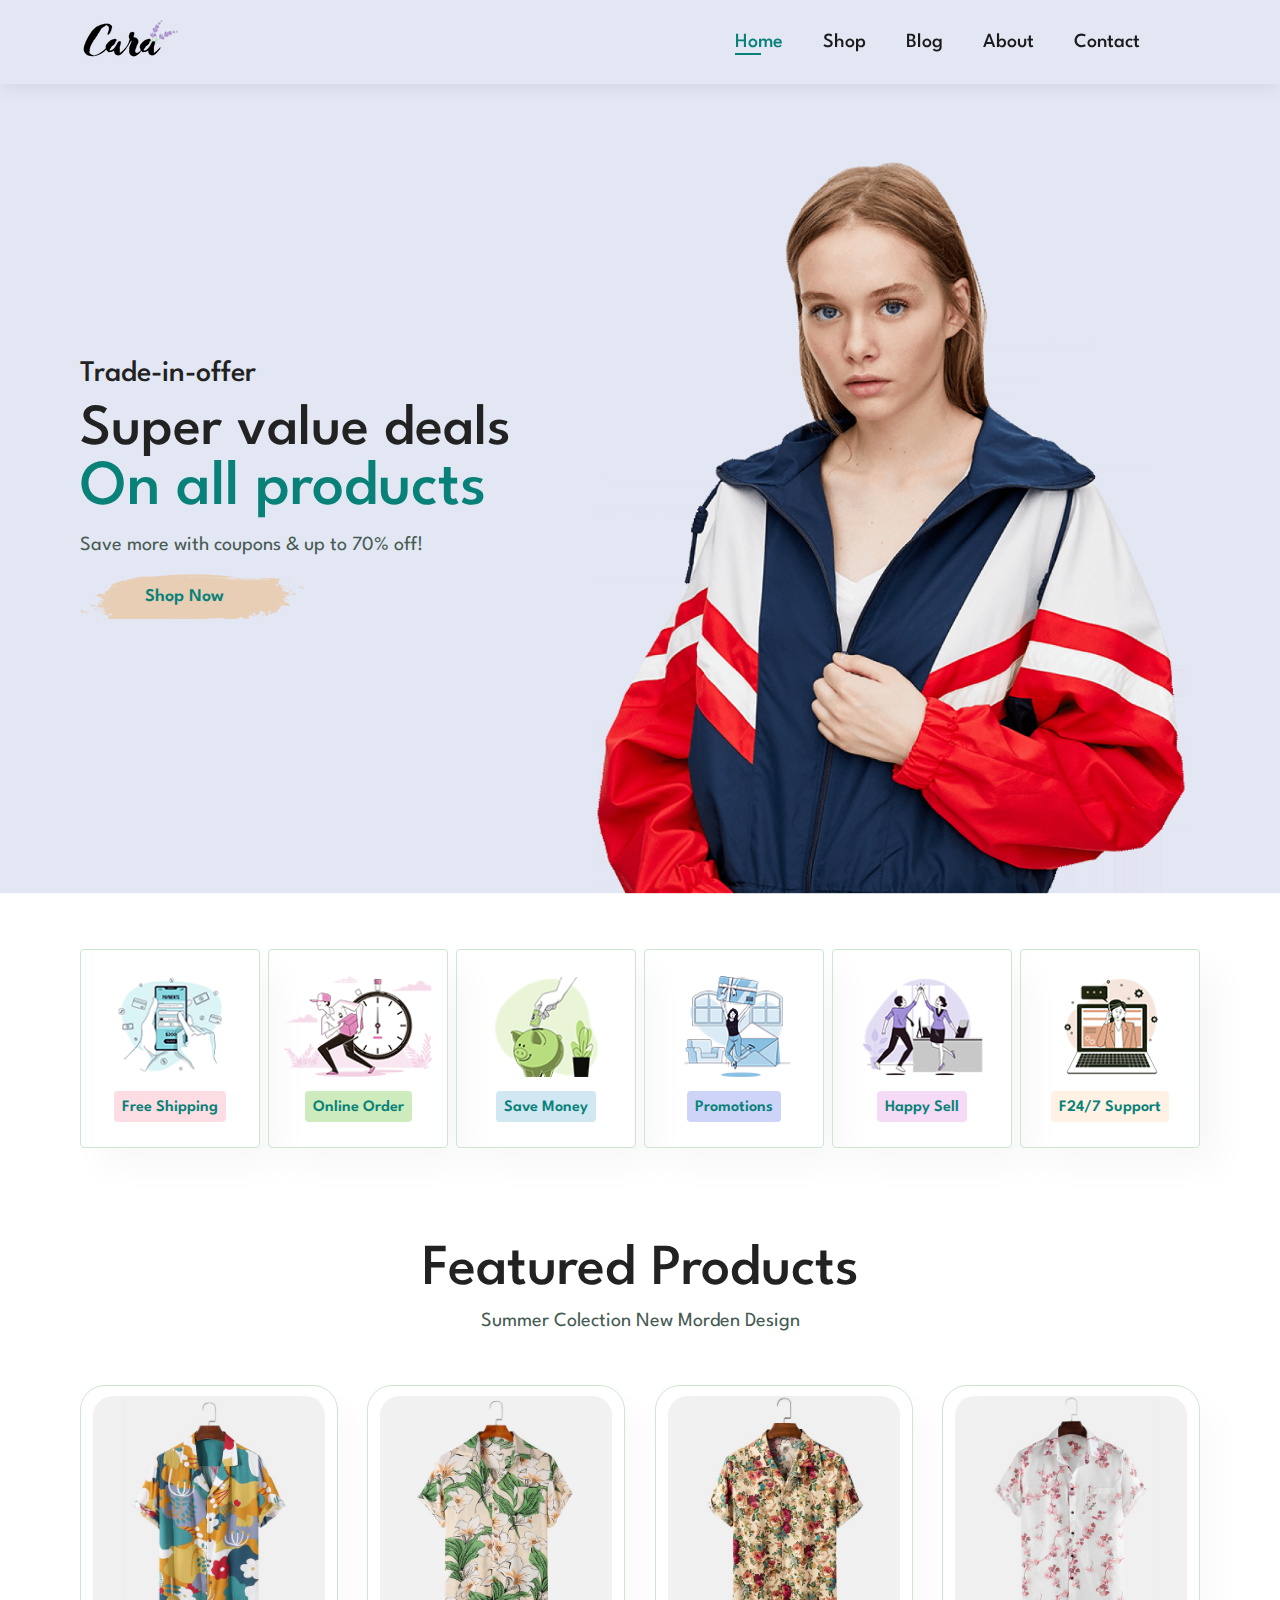
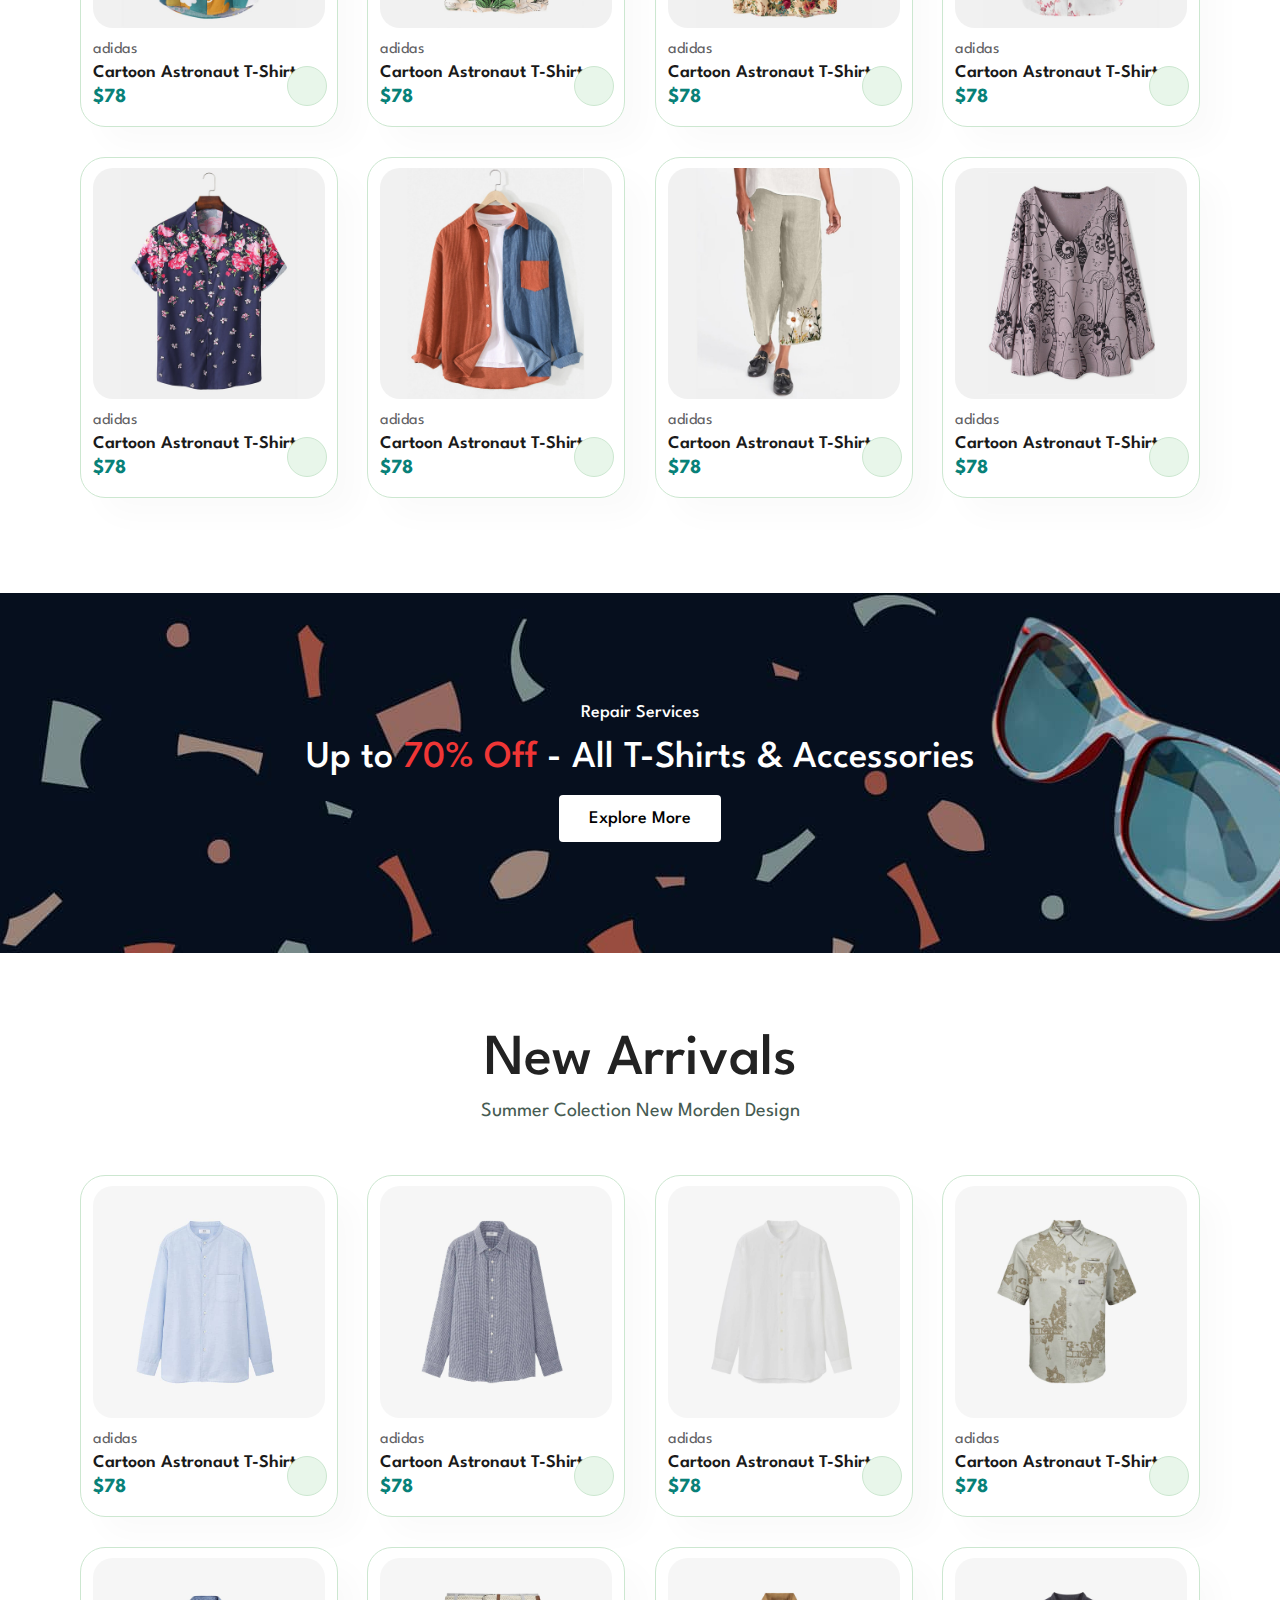
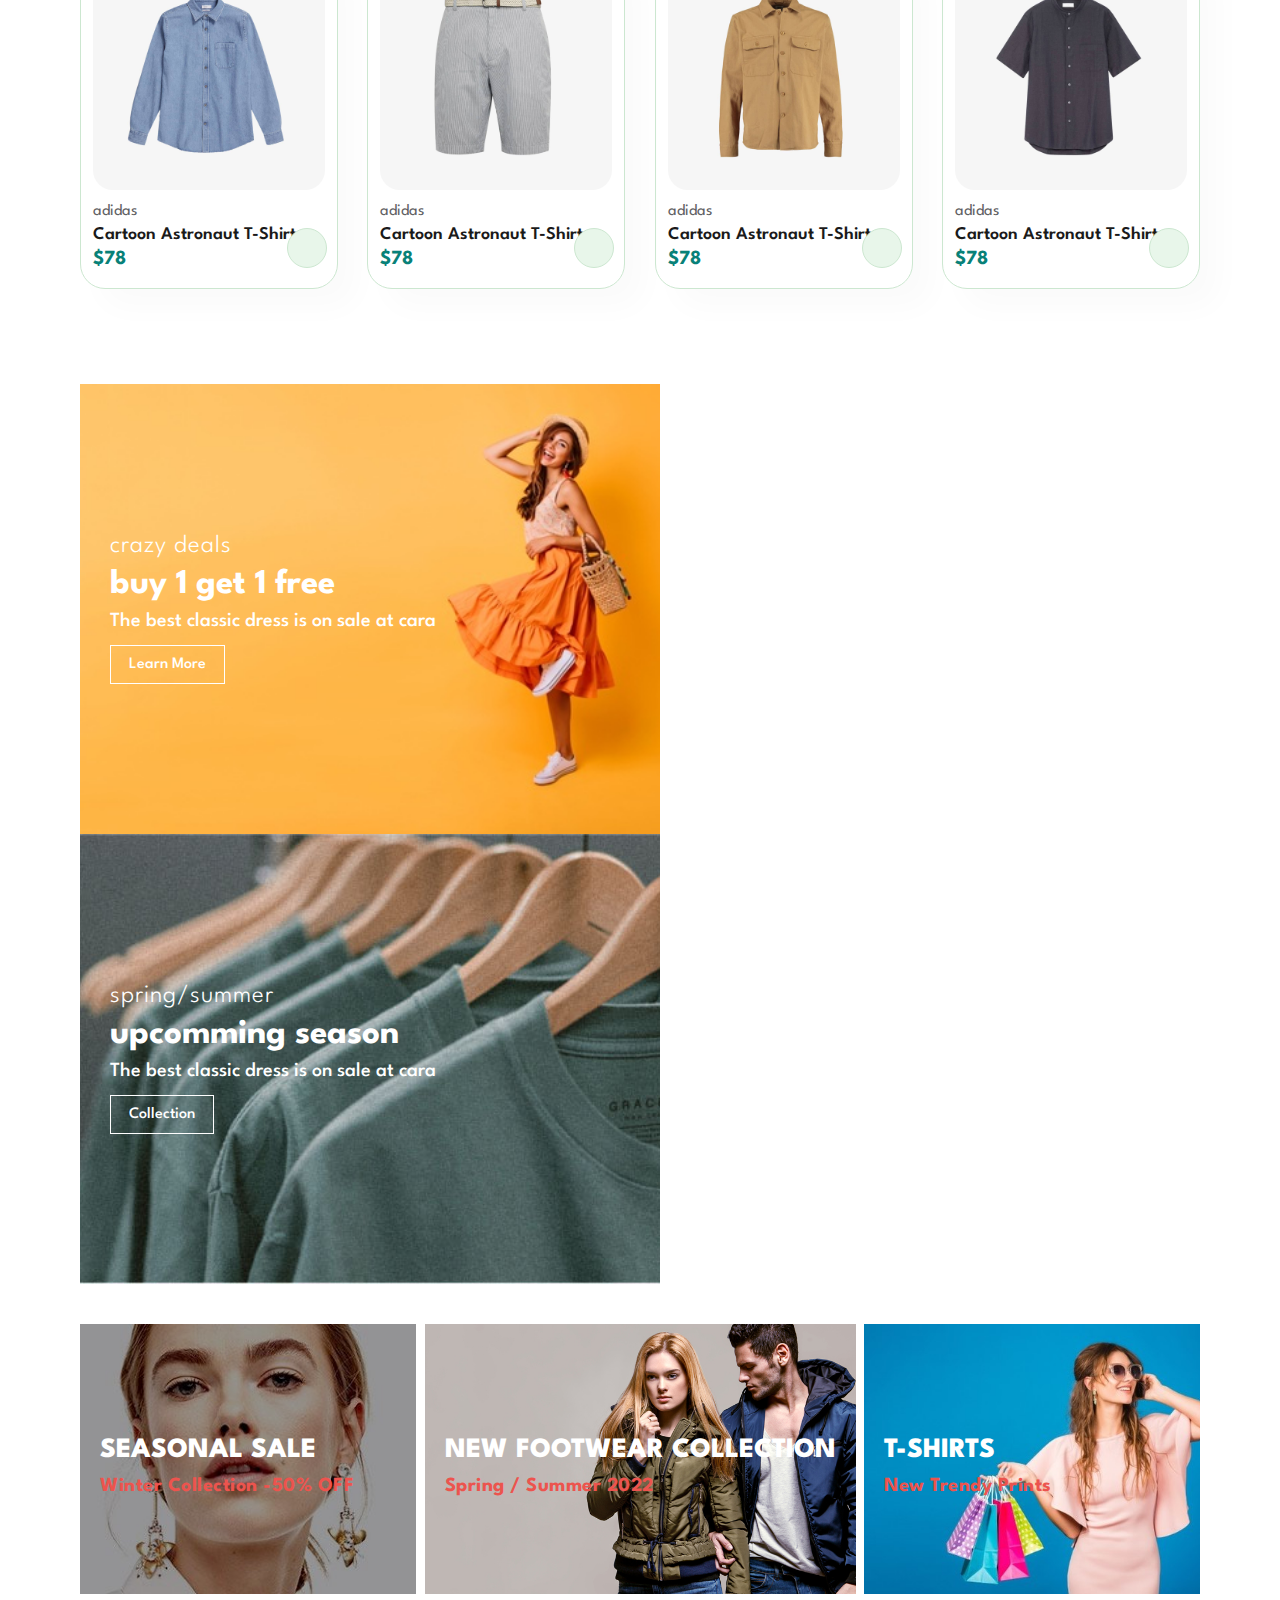
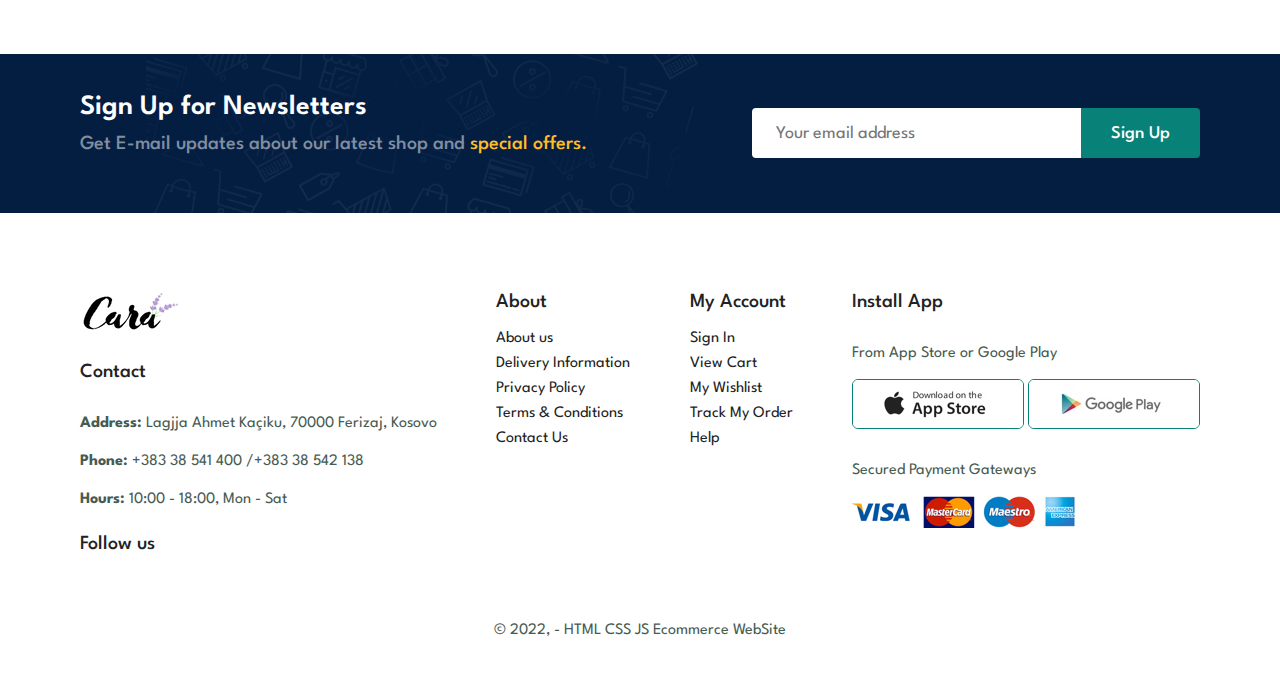
<file: index.html>
<!DOCTYPE html>
<html lang="en">
  <head>
    <meta charset="UTF-8" />
    <meta http-equiv="X-UA-Compatible" content="IE=edge" />
    <meta name="viewport" content="width=device-width, initial-scale=1.0" />
    <title>E-Commerce WebSite</title>
    <link
      rel="stylesheet"
      href="https://cdnjs.cloudflare.com/ajax/libs/font-awesome/6.2.0/css/all.min.css"
      integrity="sha512-xh6O/CkQoPOWDdYTDqeRdPCVd1SpvCA9XXcUnZS2FmJNp1coAFzvtCN9BmamE+4aHK8yyUHUSCcJHgXloTyT2A=="
      crossorigin="anonymous"
      referrerpolicy="no-referrer"
    />
    <link rel="stylesheet" href="style.css" />
  </head>
  <body>
    <section id="header">
      <a href="#"><img src="img/logo.png" class="logo" alt="logo" /></a>
      <div>
        <ul id="navbar">
          <li><a class="active" href="index.html">Home</a></li>
          <li><a href="shop.html">Shop</a></li>
          <li><a href="blog.html">Blog</a></li>
          <li><a href="about.html">About</a></li>
          <li><a href="contact.html">Contact</a></li>
          <li id="lg-bag">
            <a href="cart.html"><i class="fa-solid fa-bag-shopping"></i></a>
          </li>
          <a href="#" id="close"><i class="fa-solid fa-xmark"></i></a>
        </ul>
      </div>
      <div id="mobile">
          <a href="cart.html"><i class="fa-solid fa-bag-shopping"></i></a>
          <i id="bar" class="fa-solid fa-bars"></i>
      </div>
    </section>
    <section id="hero">
      <h4>Trade-in-offer</h4>
      <h2>Super value deals</h2>
      <h1>On all products</h1>
      <p>Save more with coupons & up to 70% off!</p>
      <button>Shop Now</button>
    </section>
    <section id="feature" class="section-p1">
      <div class="fe-box">
        <img src="img/features/f1.png" alt="pic" />
        <h6>Free Shipping</h6>
      </div>
      <div class="fe-box">
        <img src="img/features/f2.png" alt="pic" />
        <h6>Online Order</h6>
      </div>
      <div class="fe-box">
        <img src="img/features/f3.png" alt="pic" />
        <h6>Save Money</h6>
      </div>
      <div class="fe-box">
        <img src="img/features/f4.png" alt="pic" />
        <h6>Promotions</h6>
      </div>
      <div class="fe-box">
        <img src="img/features/f5.png" alt="pic" />
        <h6>Happy Sell</h6>
      </div>
      <div class="fe-box">
        <img src="img/features/f6.png" alt="pic" />
        <h6>F24/7 Support</h6>
      </div>
    </section>
    <section id="product1" class="section-p1">
      <h2>Featured Products</h2>
      <p>Summer Colection New Morden Design</p>
      <div class="pro-container">
        <div class="pro">
          <img src="img/products/f1.jpg" alt="img" />
          <div class="des">
            <span>adidas</span>
            <h5>Cartoon Astronaut T-Shirts</h5>
            <div class="star">
              <i class="fas fa-star"></i>
              <i class="fas fa-star"></i>
              <i class="fas fa-star"></i>
              <i class="fas fa-star"></i>
              <i class="fas fa-star"></i>
            </div>
            <h4>$78</h4>
          </div>
          <a href="#"><i class="fa-solid fa-cart-shopping cart"></i></a>
        </div>
        <div class="pro">
          <img src="img/products/f2.jpg" alt="img" />
          <div class="des">
            <span>adidas</span>
            <h5>Cartoon Astronaut T-Shirts</h5>
            <div class="star">
              <i class="fas fa-star"></i>
              <i class="fas fa-star"></i>
              <i class="fas fa-star"></i>
              <i class="fas fa-star"></i>
              <i class="fas fa-star"></i>
            </div>
            <h4>$78</h4>
          </div>
          <a href="#"><i class="fa-solid fa-cart-shopping cart"></i></a>
        </div>
        <div class="pro">
          <img src="img/products/f3.jpg" alt="img" />
          <div class="des">
            <span>adidas</span>
            <h5>Cartoon Astronaut T-Shirts</h5>
            <div class="star">
              <i class="fas fa-star"></i>
              <i class="fas fa-star"></i>
              <i class="fas fa-star"></i>
              <i class="fas fa-star"></i>
              <i class="fas fa-star"></i>
            </div>
            <h4>$78</h4>
          </div>
          <a href="#"><i class="fa-solid fa-cart-shopping cart"></i></a>
        </div>
        <div class="pro">
          <img src="img/products/f4.jpg" alt="img" />
          <div class="des">
            <span>adidas</span>
            <h5>Cartoon Astronaut T-Shirts</h5>
            <div class="star">
              <i class="fas fa-star"></i>
              <i class="fas fa-star"></i>
              <i class="fas fa-star"></i>
              <i class="fas fa-star"></i>
              <i class="fas fa-star"></i>
            </div>
            <h4>$78</h4>
          </div>
          <a href="#"><i class="fa-solid fa-cart-shopping cart"></i></a>
        </div>
        <div class="pro">
          <img src="img/products/f5.jpg" alt="img" />
          <div class="des">
            <span>adidas</span>
            <h5>Cartoon Astronaut T-Shirts</h5>
            <div class="star">
              <i class="fas fa-star"></i>
              <i class="fas fa-star"></i>
              <i class="fas fa-star"></i>
              <i class="fas fa-star"></i>
              <i class="fas fa-star"></i>
            </div>
            <h4>$78</h4>
          </div>
          <a href="#"><i class="fa-solid fa-cart-shopping cart"></i></a>
        </div>
        <div class="pro">
          <img src="img/products/f6.jpg" alt="img" />
          <div class="des">
            <span>adidas</span>
            <h5>Cartoon Astronaut T-Shirts</h5>
            <div class="star">
              <i class="fas fa-star"></i>
              <i class="fas fa-star"></i>
              <i class="fas fa-star"></i>
              <i class="fas fa-star"></i>
              <i class="fas fa-star"></i>
            </div>
            <h4>$78</h4>
          </div>
          <a href="#"><i class="fa-solid fa-cart-shopping cart"></i></a>
        </div>
        <div class="pro">
          <img src="img/products/f7.jpg" alt="img" />
          <div class="des">
            <span>adidas</span>
            <h5>Cartoon Astronaut T-Shirts</h5>
            <div class="star">
              <i class="fas fa-star"></i>
              <i class="fas fa-star"></i>
              <i class="fas fa-star"></i>
              <i class="fas fa-star"></i>
              <i class="fas fa-star"></i>
            </div>
            <h4>$78</h4>
          </div>
          <a href="#"><i class="fa-solid fa-cart-shopping cart"></i></a>
        </div>
        <div class="pro">
          <img src="img/products/f8.jpg" alt="img" />
          <div class="des">
            <span>adidas</span>
            <h5>Cartoon Astronaut T-Shirts</h5>
            <div class="star">
              <i class="fas fa-star"></i>
              <i class="fas fa-star"></i>
              <i class="fas fa-star"></i>
              <i class="fas fa-star"></i>
              <i class="fas fa-star"></i>
            </div>
            <h4>$78</h4>
          </div>
          <a href="#"><i class="fa-solid fa-cart-shopping cart"></i></a>
        </div>
      </div>
    </section>
    <section id="banner" class="section-m1">
      <h4>Repair Services</h4>
      <h2>Up to <span>70% Off</span> - All T-Shirts & Accessories</h2>
      <button class="normal">Explore More</button>
    </section>
    <section id="product1" class="section-p1">
      <h2>New Arrivals</h2>
      <p>Summer Colection New Morden Design</p>
      <div class="pro-container">
        <div class="pro">
          <img src="img/products/n1.jpg" alt="img" />
          <div class="des">
            <span>adidas</span>
            <h5>Cartoon Astronaut T-Shirts</h5>
            <div class="star">
              <i class="fas fa-star"></i>
              <i class="fas fa-star"></i>
              <i class="fas fa-star"></i>
              <i class="fas fa-star"></i>
              <i class="fas fa-star"></i>
            </div>
            <h4>$78</h4>
          </div>
          <a href="#"><i class="fa-solid fa-cart-shopping cart"></i></a>
        </div>
        <div class="pro">
          <img src="img/products/n2.jpg" alt="img" />
          <div class="des">
            <span>adidas</span>
            <h5>Cartoon Astronaut T-Shirts</h5>
            <div class="star">
              <i class="fas fa-star"></i>
              <i class="fas fa-star"></i>
              <i class="fas fa-star"></i>
              <i class="fas fa-star"></i>
              <i class="fas fa-star"></i>
            </div>
            <h4>$78</h4>
          </div>
          <a href="#"><i class="fa-solid fa-cart-shopping cart"></i></a>
        </div>
        <div class="pro">
          <img src="img/products/n3.jpg" alt="img" />
          <div class="des">
            <span>adidas</span>
            <h5>Cartoon Astronaut T-Shirts</h5>
            <div class="star">
              <i class="fas fa-star"></i>
              <i class="fas fa-star"></i>
              <i class="fas fa-star"></i>
              <i class="fas fa-star"></i>
              <i class="fas fa-star"></i>
            </div>
            <h4>$78</h4>
          </div>
          <a href="#"><i class="fa-solid fa-cart-shopping cart"></i></a>
        </div>
        <div class="pro">
          <img src="img/products/n4.jpg" alt="img" />
          <div class="des">
            <span>adidas</span>
            <h5>Cartoon Astronaut T-Shirts</h5>
            <div class="star">
              <i class="fas fa-star"></i>
              <i class="fas fa-star"></i>
              <i class="fas fa-star"></i>
              <i class="fas fa-star"></i>
              <i class="fas fa-star"></i>
            </div>
            <h4>$78</h4>
          </div>
          <a href="#"><i class="fa-solid fa-cart-shopping cart"></i></a>
        </div>
        <div class="pro">
          <img src="img/products/n5.jpg" alt="img" />
          <div class="des">
            <span>adidas</span>
            <h5>Cartoon Astronaut T-Shirts</h5>
            <div class="star">
              <i class="fas fa-star"></i>
              <i class="fas fa-star"></i>
              <i class="fas fa-star"></i>
              <i class="fas fa-star"></i>
              <i class="fas fa-star"></i>
            </div>
            <h4>$78</h4>
          </div>
          <a href="#"><i class="fa-solid fa-cart-shopping cart"></i></a>
        </div>
        <div class="pro">
          <img src="img/products/n6.jpg" alt="img" />
          <div class="des">
            <span>adidas</span>
            <h5>Cartoon Astronaut T-Shirts</h5>
            <div class="star">
              <i class="fas fa-star"></i>
              <i class="fas fa-star"></i>
              <i class="fas fa-star"></i>
              <i class="fas fa-star"></i>
              <i class="fas fa-star"></i>
            </div>
            <h4>$78</h4>
          </div>
          <a href="#"><i class="fa-solid fa-cart-shopping cart"></i></a>
        </div>
        <div class="pro">
          <img src="img/products/n7.jpg" alt="img" />
          <div class="des">
            <span>adidas</span>
            <h5>Cartoon Astronaut T-Shirts</h5>
            <div class="star">
              <i class="fas fa-star"></i>
              <i class="fas fa-star"></i>
              <i class="fas fa-star"></i>
              <i class="fas fa-star"></i>
              <i class="fas fa-star"></i>
            </div>
            <h4>$78</h4>
          </div>
          <a href="#"><i class="fa-solid fa-cart-shopping cart"></i></a>
        </div>
        <div class="pro">
          <img src="img/products/n8.jpg" alt="img" />
          <div class="des">
            <span>adidas</span>
            <h5>Cartoon Astronaut T-Shirts</h5>
            <div class="star">
              <i class="fas fa-star"></i>
              <i class="fas fa-star"></i>
              <i class="fas fa-star"></i>
              <i class="fas fa-star"></i>
              <i class="fas fa-star"></i>
            </div>
            <h4>$78</h4>
          </div>
          <a href="#"><i class="fa-solid fa-cart-shopping cart"></i></a>
        </div>
      </div>
    </section>
    <section id="sm-banner" class="section-p1">
      <div class="banner-box">
        <h4>crazy deals</h4>
        <h2>buy 1 get 1 free</h2>
        <span>The best classic dress is on sale at cara</span>
        <button class="white">Learn More</button>
      </div>
      <div class="banner-box banner-box2">
        <h4>spring/summer</h4>
        <h2>upcomming season</h2>
        <span>The best classic dress is on sale at cara</span>
        <button class="white">Collection</button>
      </div>
    </section>
    <section id="banner3">
      <div class="banner-box">
        <h2>SEASONAL SALE</h2>
        <h3>Winter Collection -50% OFF</h3>
      </div>
      <div class="banner-box banner-box2">
        <h2>NEW FOOTWEAR COLLECTION</h2>
        <h3>Spring / Summer 2022</h3>
      </div>
      <div class="banner-box banner-box3">
        <h2>T-SHIRTS</h2>
        <h3>New Trendy Prints</h3>
      </div>
    </section>
    <section id="newsletter" class="section-p1 section-m1">
      <div class="newstext">
        <h4>Sign Up for Newsletters</h4>
        <p>
          Get E-mail updates about our latest shop and
          <span>special offers.</span>
        </p>
      </div>
      <div class="form">
        <input type="text" placeholder="Your email address" />
        <button class="normal">Sign Up</button>
      </div>
    </section>
    <footer class="section-p1">
      <div class="col">
        <img class="logo" src="img/logo.png" alt="logo" />
        <h4>Contact</h4>
        <p>
          <strong>Address:</strong> Lagjja Ahmet Kaçiku, 70000 Ferizaj, Kosovo
        </p>
        <p><strong>Phone:</strong> +383 38 541 400 /+383 38 542 138</p>
        <p><strong>Hours:</strong> 10:00 - 18:00, Mon - Sat</p>
        <div class="follow">
          <h4>Follow us</h4>
          <div class="icon">
            <i class="fa-brands fa-facebook-f"></i>
            <i class="fa-brands fa-twitter"></i>
            <i class="fa-brands fa-instagram"></i>
            <i class="fa-brands fa-pinterest-p"></i>
            <i class="fa-brands fa-youtube"></i>
          </div>
        </div>
      </div>
      <div class="col">
        <h4>About</h4>
        <a href="#">About us</a>
        <a href="#">Delivery Information</a>
        <a href="#">Privacy Policy</a>
        <a href="#">Terms & Conditions</a>
        <a href="#">Contact Us</a>
      </div>
      <div class="col">
        <h4>My Account</h4>
        <a href="#">Sign In</a>
        <a href="#">View Cart</a>
        <a href="#">My Wishlist</a>
        <a href="#">Track My Order</a>
        <a href="#">Help</a>
      </div>
      <div class="col install">
        <h4>Install App</h4>
        <p>From App Store or Google Play</p>
        <div class="row">
          <img src="img/pay/app.jpg" alt="app" />
          <img src="img/pay/play.jpg" alt="app" />
        </div>
        <p>Secured Payment Gateways</p>
        <img src="img/pay/pay.png" alt="pay" />
      </div>
      <div class="copyright">
        <p>&#169 2022, - HTML CSS JS Ecommerce WebSite</p>
      </div>
    </footer>
    <script src="script.js"></script>
  </body>
</html>
</file>
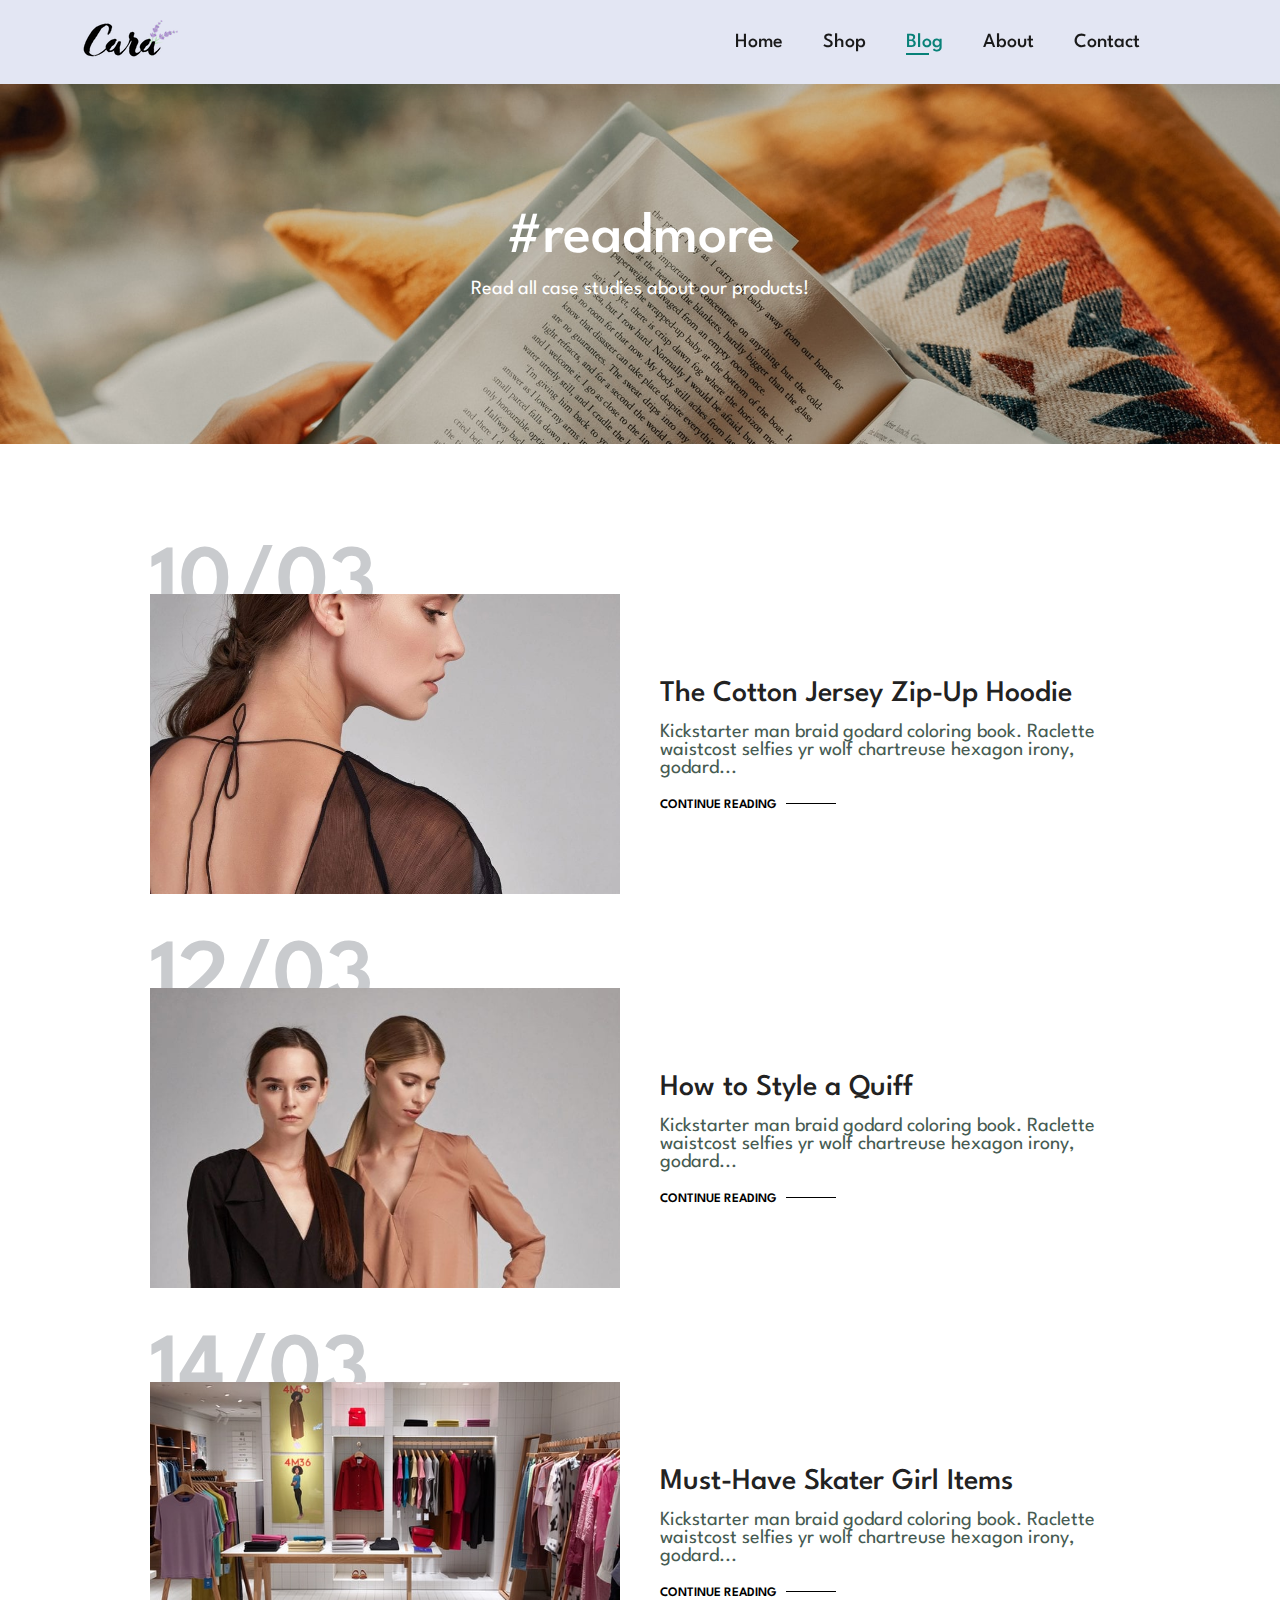
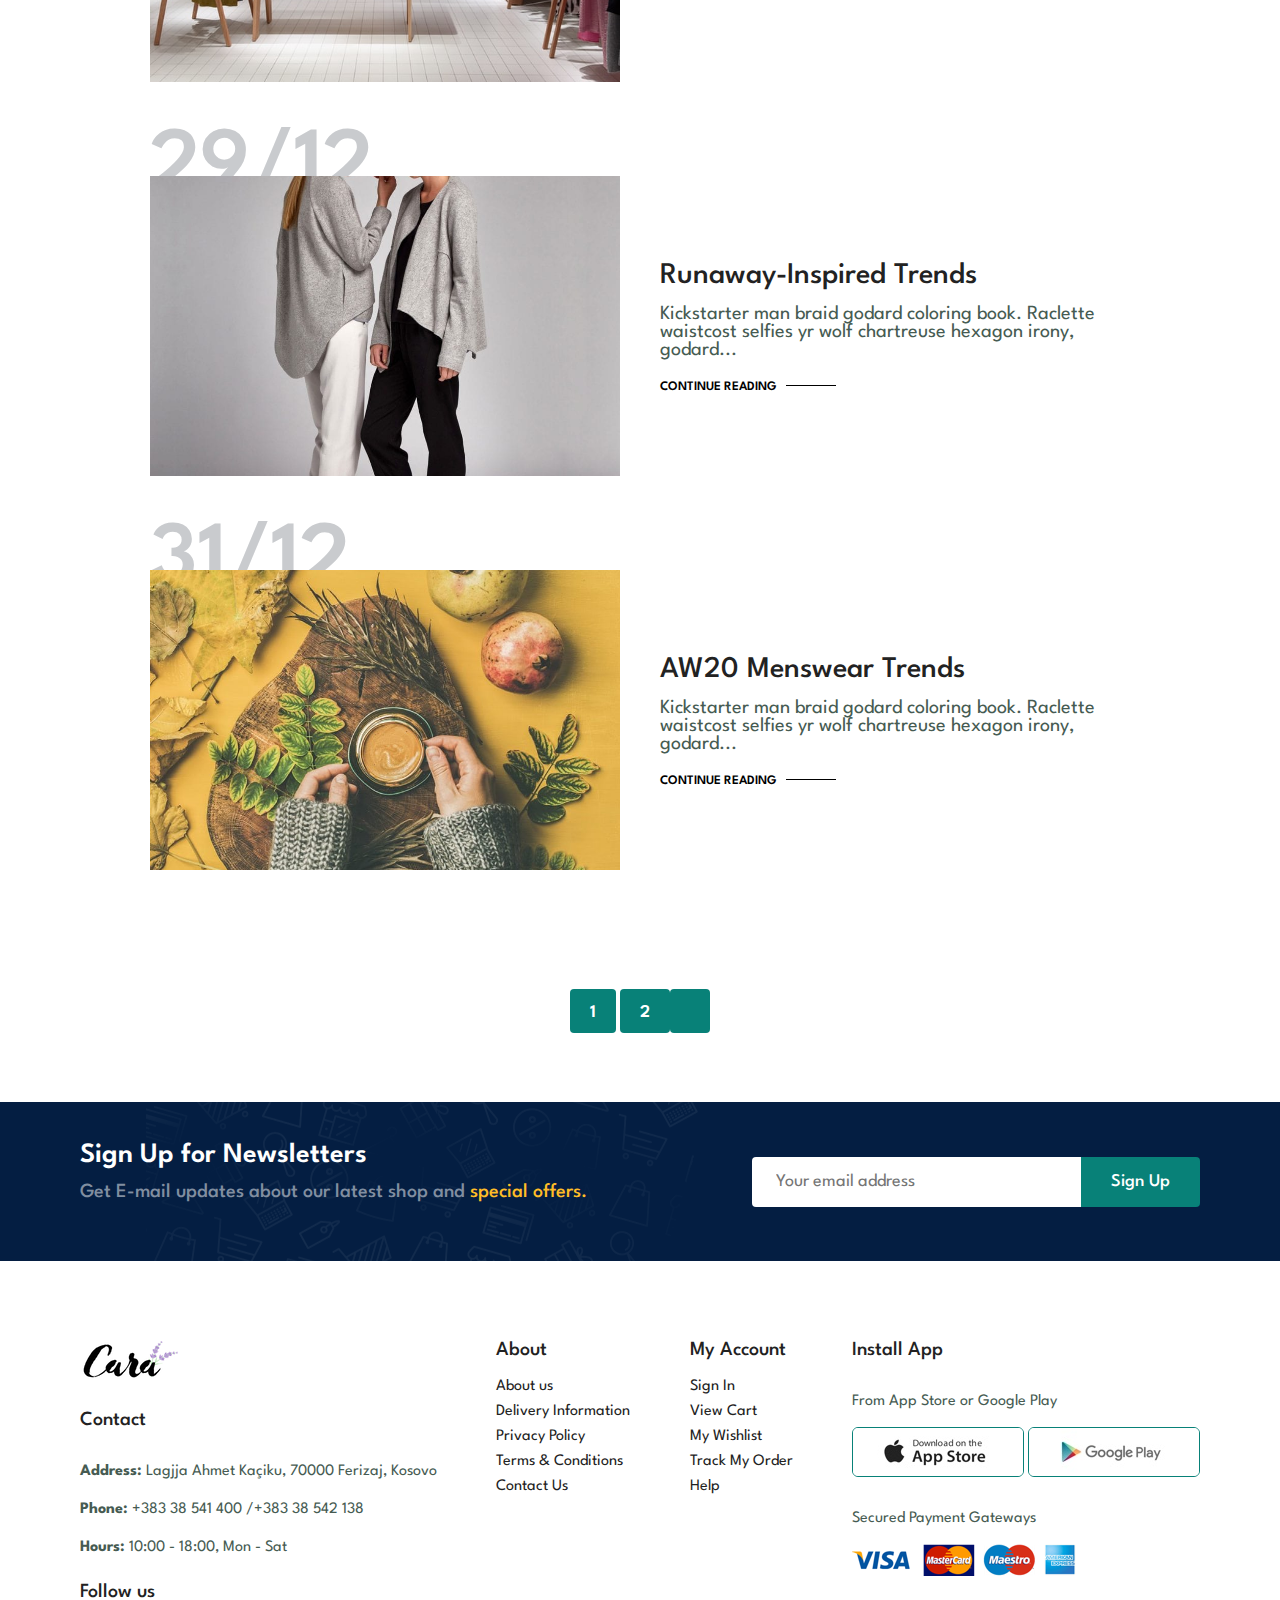
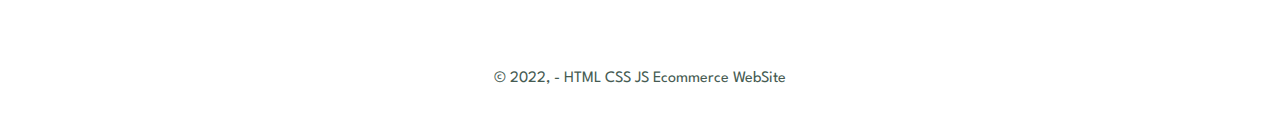
<file: blog.html>
<!DOCTYPE html>
<html lang="en">
  <head>
    <meta charset="UTF-8" />
    <meta http-equiv="X-UA-Compatible" content="IE=edge" />
    <meta name="viewport" content="width=device-width, initial-scale=1.0" />
    <title>E-Commerce WebSite</title>
    <link
      rel="stylesheet"
      href="https://cdnjs.cloudflare.com/ajax/libs/font-awesome/6.2.0/css/all.min.css"
      integrity="sha512-xh6O/CkQoPOWDdYTDqeRdPCVd1SpvCA9XXcUnZS2FmJNp1coAFzvtCN9BmamE+4aHK8yyUHUSCcJHgXloTyT2A=="
      crossorigin="anonymous"
      referrerpolicy="no-referrer"
    />
    <link rel="stylesheet" href="style.css" />
  </head>
  <body>
    <section id="header">
      <a href="#"><img src="img/logo.png" class="logo" alt="logo" /></a>
      <div>
        <ul id="navbar">
          <li><a href="index.html">Home</a></li>
          <li><a href="shop.html">Shop</a></li>
          <li><a class="active" href="blog.html">Blog</a></li>
          <li><a href="about.html">About</a></li>
          <li><a href="contact.html">Contact</a></li>
          <li id="lg-bag">
            <a href="cart.html"><i class="fa-solid fa-bag-shopping"></i></a>
          </li>
          <a href="#" id="close"><i class="fa-solid fa-xmark"></i></a>
        </ul>
      </div>
      <div id="mobile">
          <a href="cart.html"><i class="fa-solid fa-bag-shopping"></i></a>
          <i id="bar" class="fa-solid fa-bars"></i>
      </div>
    </section>
    <section id="page-header" class="blog-header">
     <h2>#readmore</h2>
     <p>Read all case studies about our products!</p>
    </section>
    <section id="blog">
        <div class="blog-box">
            <div class="blog-img">
                <img src="img/blog/b1.jpg" alt="img">
            </div>
            <div class="blog-details">
                <h4>The Cotton Jersey Zip-Up Hoodie</h4>
                <p>Kickstarter man braid godard coloring book. Raclette waistcost selfies yr wolf chartreuse hexagon irony, godard...</p>
                <a href="#">CONTINUE READING</a>
            </div>
            <h1>10/03</h1>
        </div>
        <div class="blog-box">
            <div class="blog-img">
                <img src="img/blog/b2.jpg" alt="img">
            </div>
            <div class="blog-details">
                <h4>How to Style a Quiff</h4>
                <p>Kickstarter man braid godard coloring book. Raclette waistcost selfies yr wolf chartreuse hexagon irony, godard...</p>
                <a href="#">CONTINUE READING</a>
            </div>
            <h1>12/03</h1>
        </div>
        <div class="blog-box">
            <div class="blog-img">
                <img src="img/blog/b3.jpg" alt="img">
            </div>
            <div class="blog-details">
                <h4>Must-Have Skater Girl Items</h4>
                <p>Kickstarter man braid godard coloring book. Raclette waistcost selfies yr wolf chartreuse hexagon irony, godard...</p>
                <a href="#">CONTINUE READING</a>
            </div>
            <h1>14/03</h1>
        </div>
        <div class="blog-box">
            <div class="blog-img">
                <img src="img/blog/b4.jpg" alt="img">
            </div>
            <div class="blog-details">
                <h4>Runaway-Inspired Trends</h4>
                <p>Kickstarter man braid godard coloring book. Raclette waistcost selfies yr wolf chartreuse hexagon irony, godard...</p>
                <a href="#">CONTINUE READING</a>
            </div>
            <h1>29/12</h1>
        </div>
        <div class="blog-box">
            <div class="blog-img">
                <img src="img/blog/b6.jpg" alt="img">
            </div>
            <div class="blog-details">
                <h4>AW20 Menswear Trends</h4>
                <p>Kickstarter man braid godard coloring book. Raclette waistcost selfies yr wolf chartreuse hexagon irony, godard...</p>
                <a href="#">CONTINUE READING</a>
            </div>
            <h1>31/12</h1>
        </div>
    </section>
    <section id="pagination" class="section-p1">
        <a href="#">1</a>
        <a href="#">2</a>
        <a href="#"><i class="fa-solid fa-arrow-right"></i></a>
    </section>
    <section id="newsletter" class="section-p1 section-m1">
      <div class="newstext">
        <h4>Sign Up for Newsletters</h4>
        <p>
          Get E-mail updates about our latest shop and
          <span>special offers.</span>
        </p>
      </div>
      <div class="form">
        <input type="text" placeholder="Your email address" />
        <button class="normal">Sign Up</button>
      </div>
    </section>
    <footer class="section-p1">
      <div class="col">
        <img class="logo" src="img/logo.png" alt="logo" />
        <h4>Contact</h4>
        <p>
          <strong>Address:</strong> Lagjja Ahmet Kaçiku, 70000 Ferizaj, Kosovo
        </p>
        <p><strong>Phone:</strong> +383 38 541 400 /+383 38 542 138</p>
        <p><strong>Hours:</strong> 10:00 - 18:00, Mon - Sat</p>
        <div class="follow">
          <h4>Follow us</h4>
          <div class="icon">
            <i class="fa-brands fa-facebook-f"></i>
            <i class="fa-brands fa-twitter"></i>
            <i class="fa-brands fa-instagram"></i>
            <i class="fa-brands fa-pinterest-p"></i>
            <i class="fa-brands fa-youtube"></i>
          </div>
        </div>
      </div>
      <div class="col">
        <h4>About</h4>
        <a href="#">About us</a>
        <a href="#">Delivery Information</a>
        <a href="#">Privacy Policy</a>
        <a href="#">Terms & Conditions</a>
        <a href="#">Contact Us</a>
      </div>
      <div class="col">
        <h4>My Account</h4>
        <a href="#">Sign In</a>
        <a href="#">View Cart</a>
        <a href="#">My Wishlist</a>
        <a href="#">Track My Order</a>
        <a href="#">Help</a>
      </div>
      <div class="col install">
        <h4>Install App</h4>
        <p>From App Store or Google Play</p>
        <div class="row">
          <img src="img/pay/app.jpg" alt="app" />
          <img src="img/pay/play.jpg" alt="app" />
        </div>
        <p>Secured Payment Gateways</p>
        <img src="img/pay/pay.png" alt="pay" />
      </div>
      <div class="copyright">
        <p>&#169 2022, - HTML CSS JS Ecommerce WebSite</p>
      </div>
    </footer>
    <script src="script.js"></script>
  </body>
</html>
</file>
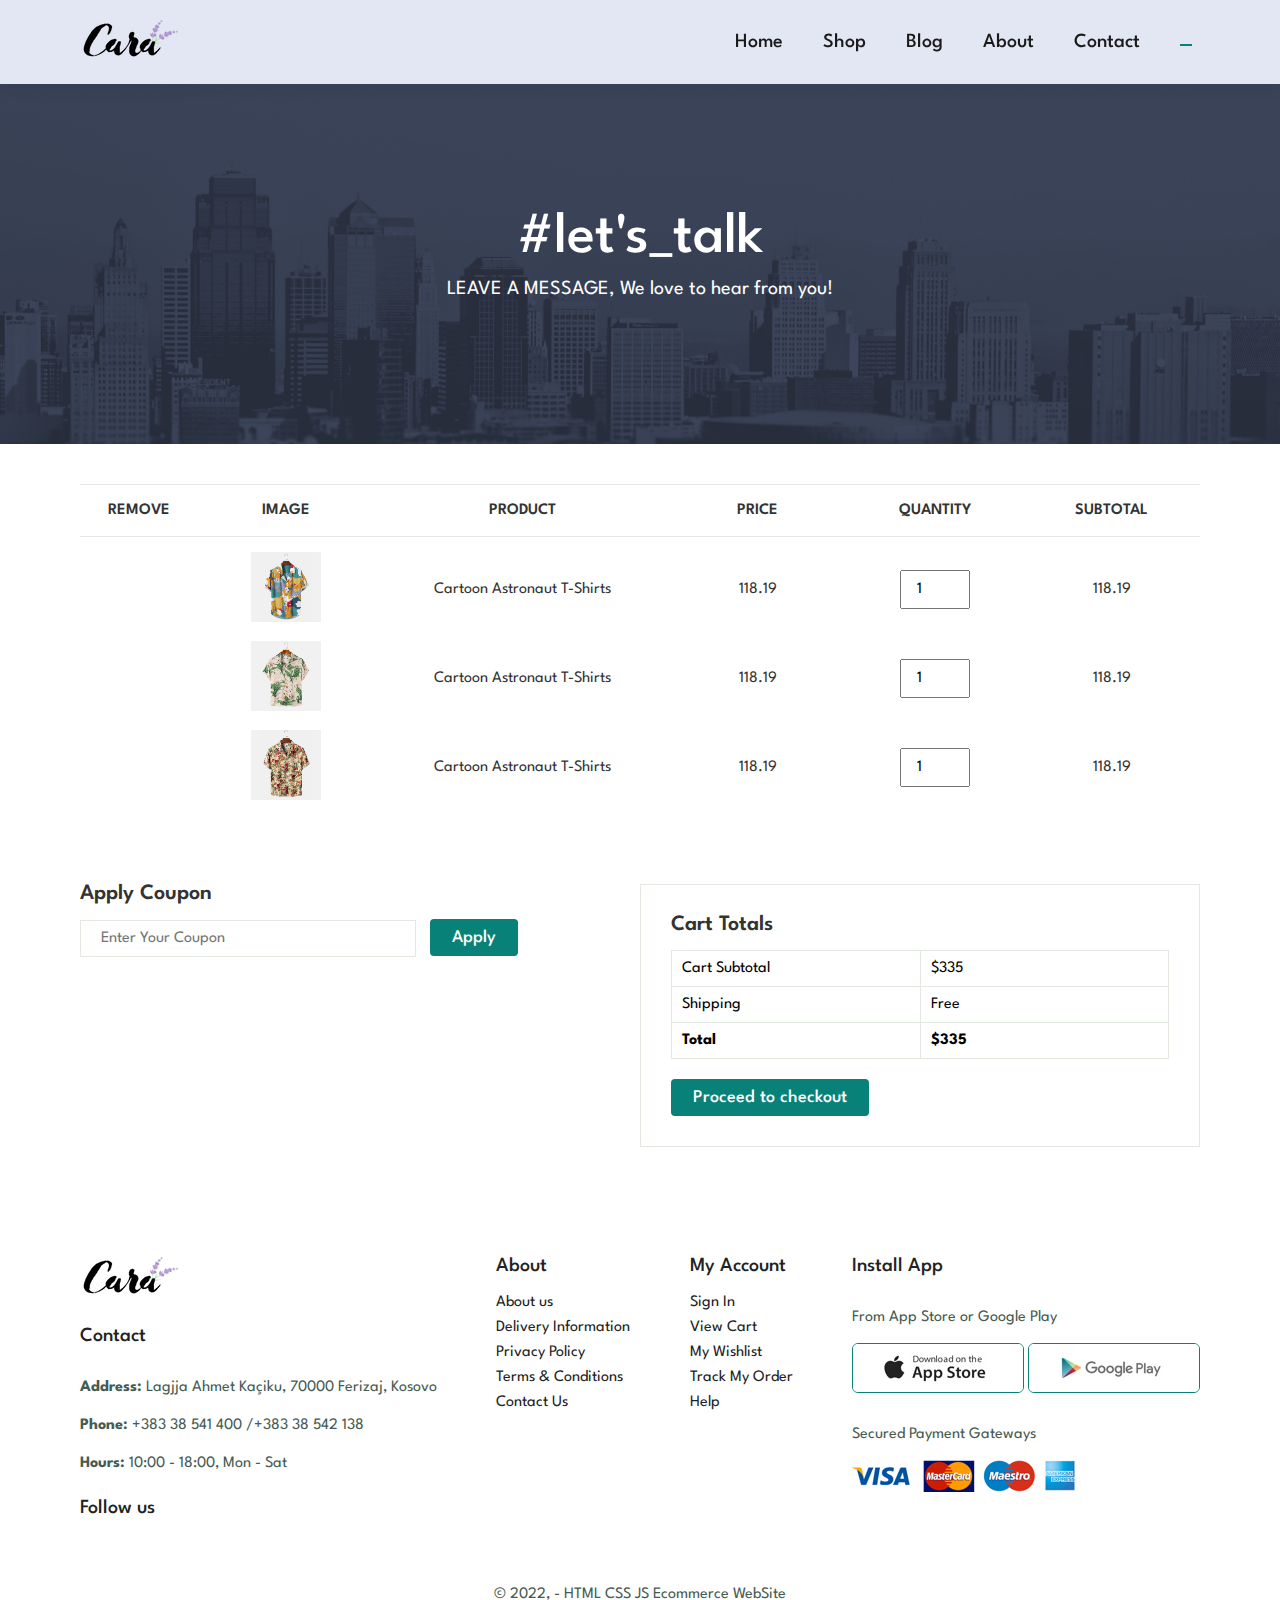
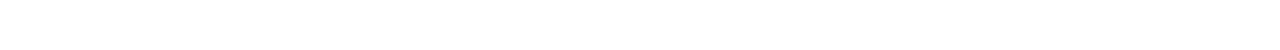
<file: cart.html>
<!DOCTYPE html>
<html lang="en">
  <head>
    <meta charset="UTF-8" />
    <meta http-equiv="X-UA-Compatible" content="IE=edge" />
    <meta name="viewport" content="width=device-width, initial-scale=1.0" />
    <title>E-Commerce WebSite</title>
    <link
      rel="stylesheet"
      href="https://cdnjs.cloudflare.com/ajax/libs/font-awesome/6.2.0/css/all.min.css"
      integrity="sha512-xh6O/CkQoPOWDdYTDqeRdPCVd1SpvCA9XXcUnZS2FmJNp1coAFzvtCN9BmamE+4aHK8yyUHUSCcJHgXloTyT2A=="
      crossorigin="anonymous"
      referrerpolicy="no-referrer"
    />
    <link rel="stylesheet" href="style.css" />
  </head>
  <body>
    <section id="header">
      <a href="#"><img src="img/logo.png" class="logo" alt="logo" /></a>
      <div>
        <ul id="navbar">
          <li><a href="index.html">Home</a></li>
          <li><a href="shop.html">Shop</a></li>
          <li><a href="blog.html">Blog</a></li>
          <li><a href="about.html">About</a></li>
          <li><a href="contact.html">Contact</a></li>
          <li id="lg-bag">
            <a class="active" href="cart.html"><i class="fa-solid fa-bag-shopping"></i></a>
          </li>
          <a href="#" id="close"><i class="fa-solid fa-xmark"></i></a>
        </ul>
      </div>
      <div id="mobile">
          <a href="cart.html"><i class="fa-solid fa-bag-shopping"></i></a>
          <i id="bar" class="fa-solid fa-bars"></i>
      </div>
    </section>
    <section id="page-header" class="about-header">
     <h2>#let's_talk</h2>
     <p>LEAVE A MESSAGE, We love to hear from you!</p>
    </section>
    <section id="cart" class="section-p1">
        <table width="100%">
            <thead>
                <tr>
                    <td>Remove</td>
                    <td>Image</td>
                    <td>Product</td>
                    <td>Price</td>
                    <td>Quantity</td>
                    <td>Subtotal</td>
                </tr>
            </thead>
            <tbody>
                <tr>
                    <td>
                        <a href="#"><i class="fa-solid fa-xmark"></i></a>
                    </td>
                    <td>
                        <img src="img/products/f1.jpg" alt="pro">
                    </td>
                    <td>Cartoon Astronaut T-Shirts</td>
                    <td>118.19</td>
                    <td><input type="number" value="1"></td>
                    <td>118.19</td>
                </tr>
                <tr>
                    <td>
                        <a href="#"><i class="fa-solid fa-xmark"></i></a>
                    </td>
                    <td>
                        <img src="img/products/f2.jpg" alt="pro">
                    </td>
                    <td>Cartoon Astronaut T-Shirts</td>
                    <td>118.19</td>
                    <td><input type="number" value="1"></td>
                    <td>118.19</td>
                </tr>
                <tr>
                    <td>
                        <a href="#"><i class="fa-solid fa-xmark"></i></a>
                    </td>
                    <td>
                        <img src="img/products/f3.jpg" alt="pro">
                    </td>
                    <td>Cartoon Astronaut T-Shirts</td>
                    <td>118.19</td>
                    <td><input type="number" value="1"></td>
                    <td>118.19</td>
                </tr>
            </tbody>
        </table>
    </section>
    <section id="cart-add" class="section-p1">
        <div id="coupon">
            <h3>Apply Coupon</h3>
            <input type="text" placeholder="Enter Your Coupon">
            <button class="normal">Apply</button>
        </div>
        <div id="subtotal">
            <h3>Cart Totals</h3>
            <table>
                <tr>
                    <td>Cart Subtotal</td>
                    <td>$335</td>
                </tr>
                <tr>
                    <td>Shipping</td>
                    <td>Free</td>
                </tr>
                <tr>
                    <td><strong>Total</strong></td>
                    <td><strong>$335</strong></td>
                </tr>
            </table>
            <button class="normal">Proceed to checkout</button>
        </div>
    </section>
    <footer class="section-p1">
      <div class="col">
        <img class="logo" src="img/logo.png" alt="logo" />
        <h4>Contact</h4>
        <p>
          <strong>Address:</strong> Lagjja Ahmet Kaçiku, 70000 Ferizaj, Kosovo
        </p>
        <p><strong>Phone:</strong> +383 38 541 400 /+383 38 542 138</p>
        <p><strong>Hours:</strong> 10:00 - 18:00, Mon - Sat</p>
        <div class="follow">
          <h4>Follow us</h4>
          <div class="icon">
            <i class="fa-brands fa-facebook-f"></i>
            <i class="fa-brands fa-twitter"></i>
            <i class="fa-brands fa-instagram"></i>
            <i class="fa-brands fa-pinterest-p"></i>
            <i class="fa-brands fa-youtube"></i>
          </div>
        </div>
      </div>
      <div class="col">
        <h4>About</h4>
        <a href="#">About us</a>
        <a href="#">Delivery Information</a>
        <a href="#">Privacy Policy</a>
        <a href="#">Terms & Conditions</a>
        <a href="#">Contact Us</a>
      </div>
      <div class="col">
        <h4>My Account</h4>
        <a href="#">Sign In</a>
        <a href="#">View Cart</a>
        <a href="#">My Wishlist</a>
        <a href="#">Track My Order</a>
        <a href="#">Help</a>
      </div>
      <div class="col install">
        <h4>Install App</h4>
        <p>From App Store or Google Play</p>
        <div class="row">
          <img src="img/pay/app.jpg" alt="app" />
          <img src="img/pay/play.jpg" alt="app" />
        </div>
        <p>Secured Payment Gateways</p>
        <img src="img/pay/pay.png" alt="pay" />
      </div>
      <div class="copyright">
        <p>&#169 2022, - HTML CSS JS Ecommerce WebSite</p>
      </div>
    </footer>
    <script src="script.js"></script>
  </body>
</html>
</file>
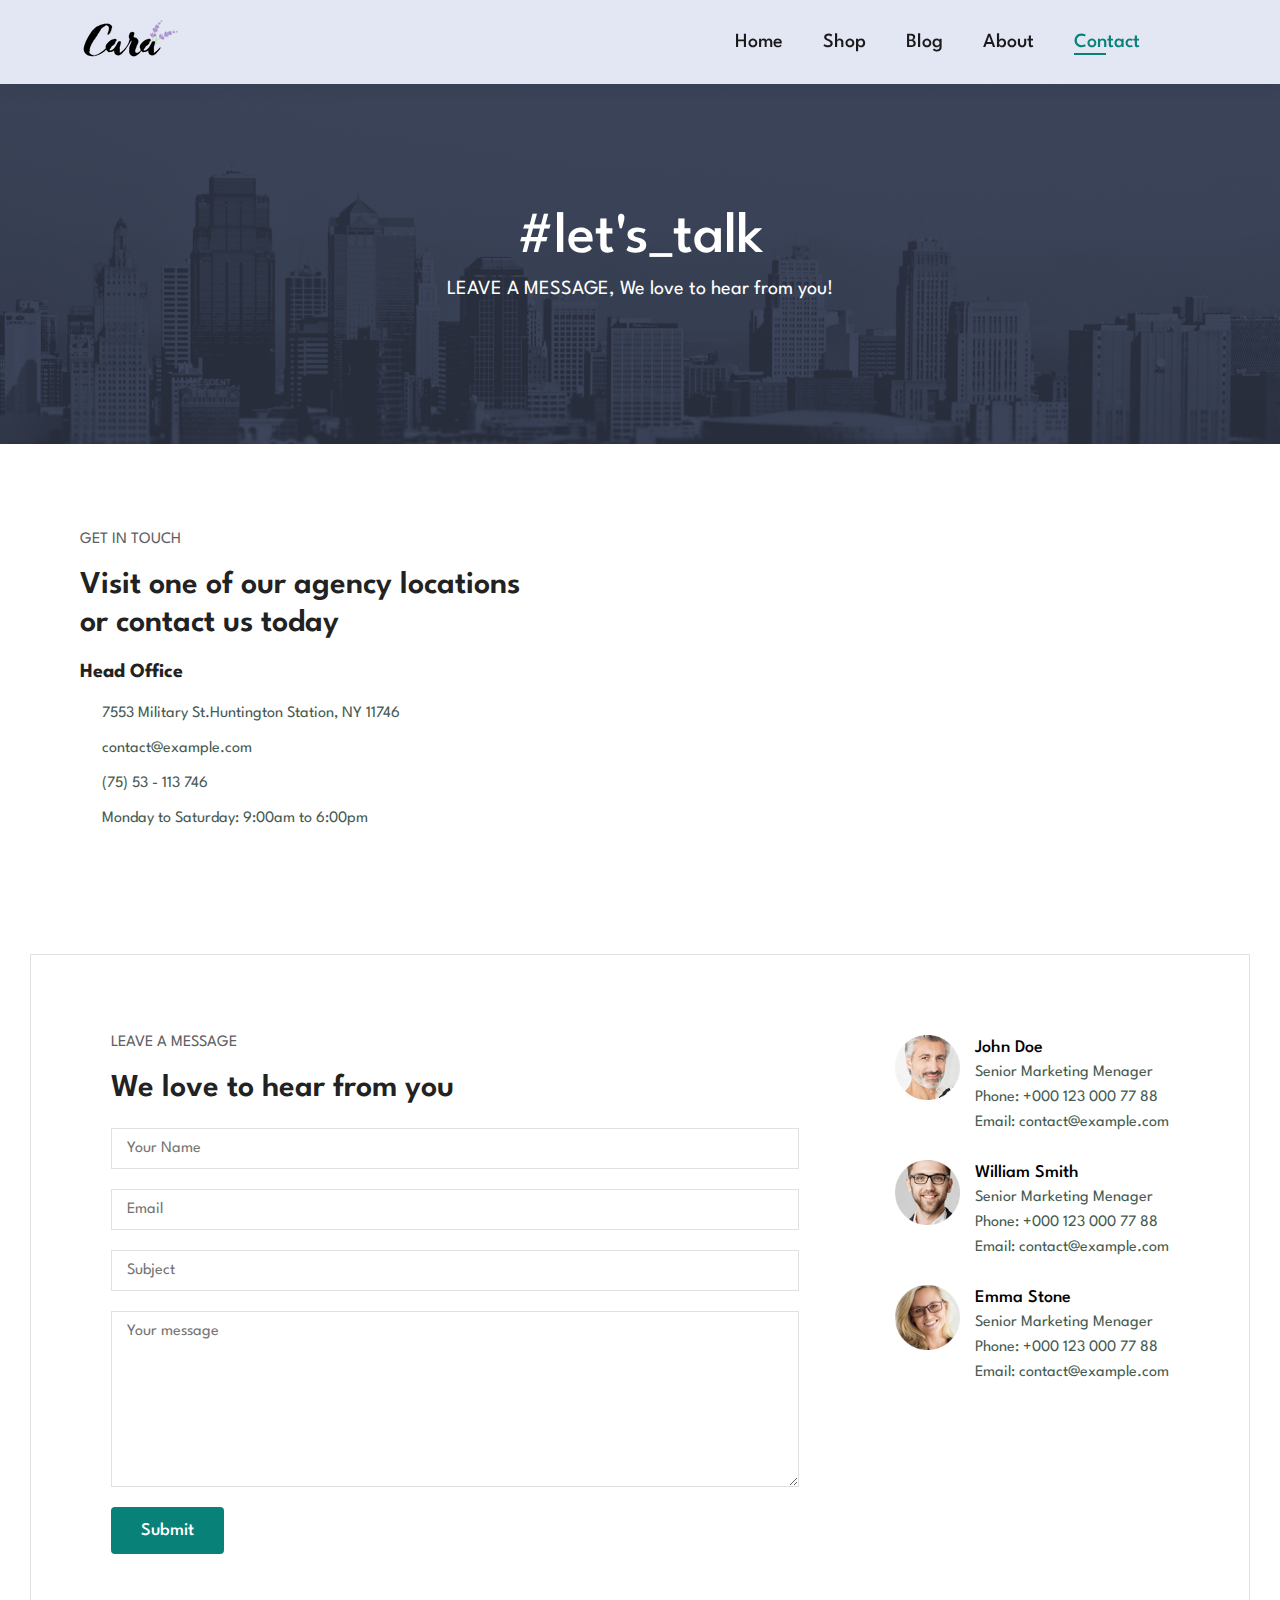
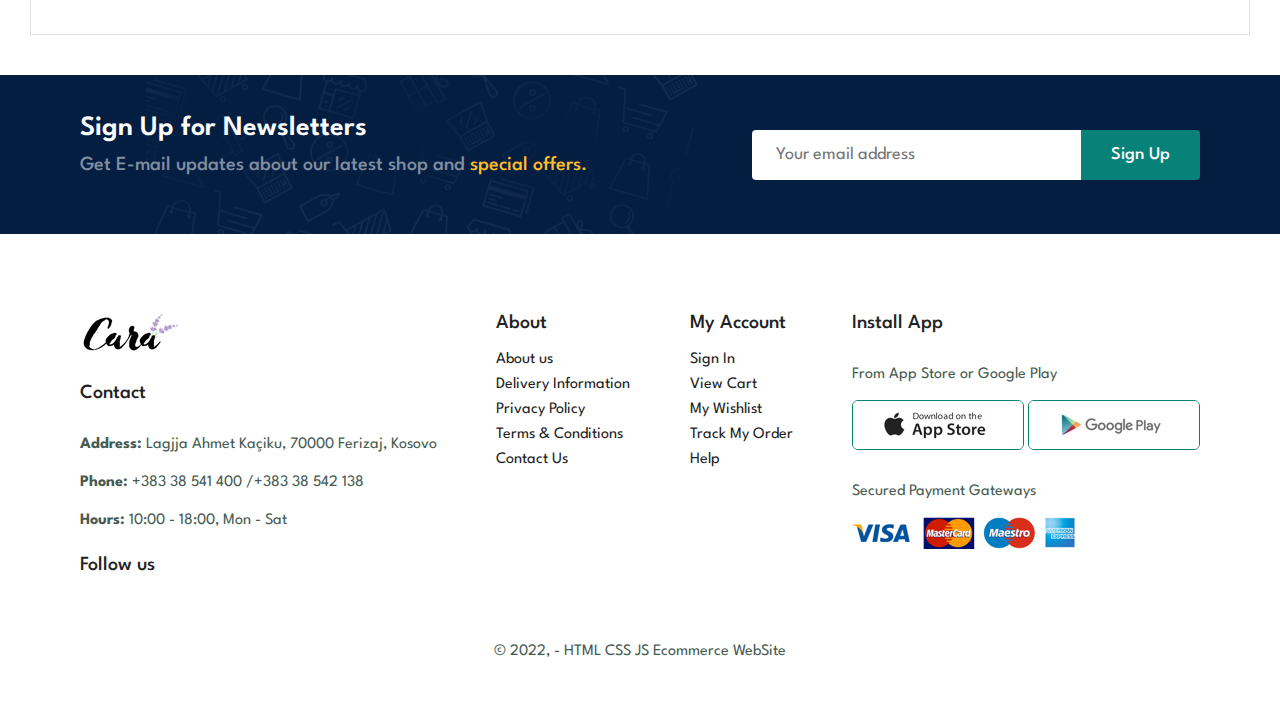
<file: contact.html>
<!DOCTYPE html>
<html lang="en">
  <head>
    <meta charset="UTF-8" />
    <meta http-equiv="X-UA-Compatible" content="IE=edge" />
    <meta name="viewport" content="width=device-width, initial-scale=1.0" />
    <title>E-Commerce WebSite</title>
    <link
      rel="stylesheet"
      href="https://cdnjs.cloudflare.com/ajax/libs/font-awesome/6.2.0/css/all.min.css"
      integrity="sha512-xh6O/CkQoPOWDdYTDqeRdPCVd1SpvCA9XXcUnZS2FmJNp1coAFzvtCN9BmamE+4aHK8yyUHUSCcJHgXloTyT2A=="
      crossorigin="anonymous"
      referrerpolicy="no-referrer"
    />
    <link rel="stylesheet" href="style.css" />
  </head>
  <body>
    <section id="header">
      <a href="#"><img src="img/logo.png" class="logo" alt="logo" /></a>
      <div>
        <ul id="navbar">
          <li><a href="index.html">Home</a></li>
          <li><a href="shop.html">Shop</a></li>
          <li><a href="blog.html">Blog</a></li>
          <li><a href="about.html">About</a></li>
          <li><a class="active" href="contact.html">Contact</a></li>
          <li id="lg-bag">
            <a href="cart.html"><i class="fa-solid fa-bag-shopping"></i></a>
          </li>
          <a href="#" id="close"><i class="fa-solid fa-xmark"></i></a>
        </ul>
      </div>
      <div id="mobile">
          <a href="cart.html"><i class="fa-solid fa-bag-shopping"></i></a>
          <i id="bar" class="fa-solid fa-bars"></i>
      </div>
    </section>
    <section id="page-header" class="about-header">
     <h2>#let's_talk</h2>
     <p>LEAVE A MESSAGE, We love to hear from you!</p>
    </section>
    <section id="contact-details"  class="section-p1">
        <div class="details">
            <span>GET IN TOUCH</span>
            <h2>Visit one of our agency locations or contact us today</h2>
            <h3>Head Office</h3>
            <div>
                <ul>
                    <li>
                        <i class="fa-regular fa-map"></i>
                        <p>7553 Military St.Huntington Station, NY 11746</p>
                    </li>
                    <li>
                        <i class="fa-regular fa-envelope"></i>
                        <p>contact@example.com</p>
                    </li>
                    <li>
                        <i class="fa-solid fa-phone"></i>
                        <p>(75) 53 - 113 746</p>
                    </li>
                    <li>
                        <i class="fa-regular fa-clock"></i>
                        <p>Monday to Saturday: 9:00am to 6:00pm</p>
                    </li>
                </ul>
            </div>
        </div>
        <div class="map">
            <iframe src="https://www.google.com/maps/embed?pb=!1m18!1m12!1m3!1d5895.590662363462!2d21.14941724648762!3d42.368200899680055!2m3!1f0!2f0!3f0!3m2!1i1024!2i768!4f13.1!3m3!1m2!1s0x13547e5844c64dcb%3A0x904efc11559725f4!2sUniversiteti%20%22UBT%22%20Ferizaj!5e0!3m2!1sen!2s!4v1668380445560!5m2!1sen!2s" width="600" height="450" style="border:0;" allowfullscreen="" loading="lazy" referrerpolicy="no-referrer-when-downgrade"></iframe>
        </div>
    </section>
    <section id="form-details">
        <form action="#">
            <span>LEAVE A MESSAGE</span>
            <h2>We love to hear from you</h2>
            <input type="text" placeholder="Your Name">
            <input type="text" placeholder="Email">
            <input type="text" placeholder="Subject">
            <textarea name="" id="" cols="30" rows="10" placeholder="Your message"></textarea>
            <button class="normal">Submit</button>
        </form>
        <div class="people">
            <div>
                <img src="img/people/1.png" alt="pic">
                <p><span>John Doe</span> Senior Marketing Menager <br>Phone: +000 123 000 77 88 <br>Email: contact@example.com</p>
            </div>
            <div>
                <img src="img/people/2.png" alt="pic">
                <p><span>William Smith</span> Senior Marketing Menager <br>Phone: +000 123 000 77 88 <br>Email: contact@example.com</p>
            </div>
            <div>
                <img src="img/people/3.png" alt="pic">
                <p><span>Emma Stone</span> Senior Marketing Menager <br>Phone: +000 123 000 77 88 <br>Email: contact@example.com</p>
            </div>
        </div>
    </section>
    <section id="newsletter" class="section-p1 section-m1">
    <div class="newstext">
        <h4>Sign Up for Newsletters</h4>
        <p>
        Get E-mail updates about our latest shop and
        <span>special offers.</span>
        </p>
    </div>
    <div class="form">
        <input type="text" placeholder="Your email address" />
        <button class="normal">Sign Up</button>
    </div>
    </section>
    <footer class="section-p1">
      <div class="col">
        <img class="logo" src="img/logo.png" alt="logo" />
        <h4>Contact</h4>
        <p>
          <strong>Address:</strong> Lagjja Ahmet Kaçiku, 70000 Ferizaj, Kosovo
        </p>
        <p><strong>Phone:</strong> +383 38 541 400 /+383 38 542 138</p>
        <p><strong>Hours:</strong> 10:00 - 18:00, Mon - Sat</p>
        <div class="follow">
          <h4>Follow us</h4>
          <div class="icon">
            <i class="fa-brands fa-facebook-f"></i>
            <i class="fa-brands fa-twitter"></i>
            <i class="fa-brands fa-instagram"></i>
            <i class="fa-brands fa-pinterest-p"></i>
            <i class="fa-brands fa-youtube"></i>
          </div>
        </div>
      </div>
      <div class="col">
        <h4>About</h4>
        <a href="#">About us</a>
        <a href="#">Delivery Information</a>
        <a href="#">Privacy Policy</a>
        <a href="#">Terms & Conditions</a>
        <a href="#">Contact Us</a>
      </div>
      <div class="col">
        <h4>My Account</h4>
        <a href="#">Sign In</a>
        <a href="#">View Cart</a>
        <a href="#">My Wishlist</a>
        <a href="#">Track My Order</a>
        <a href="#">Help</a>
      </div>
      <div class="col install">
        <h4>Install App</h4>
        <p>From App Store or Google Play</p>
        <div class="row">
          <img src="img/pay/app.jpg" alt="app" />
          <img src="img/pay/play.jpg" alt="app" />
        </div>
        <p>Secured Payment Gateways</p>
        <img src="img/pay/pay.png" alt="pay" />
      </div>
      <div class="copyright">
        <p>&#169 2022, - HTML CSS JS Ecommerce WebSite</p>
      </div>
    </footer>
    <script src="script.js"></script>
  </body>
</html>
</file>
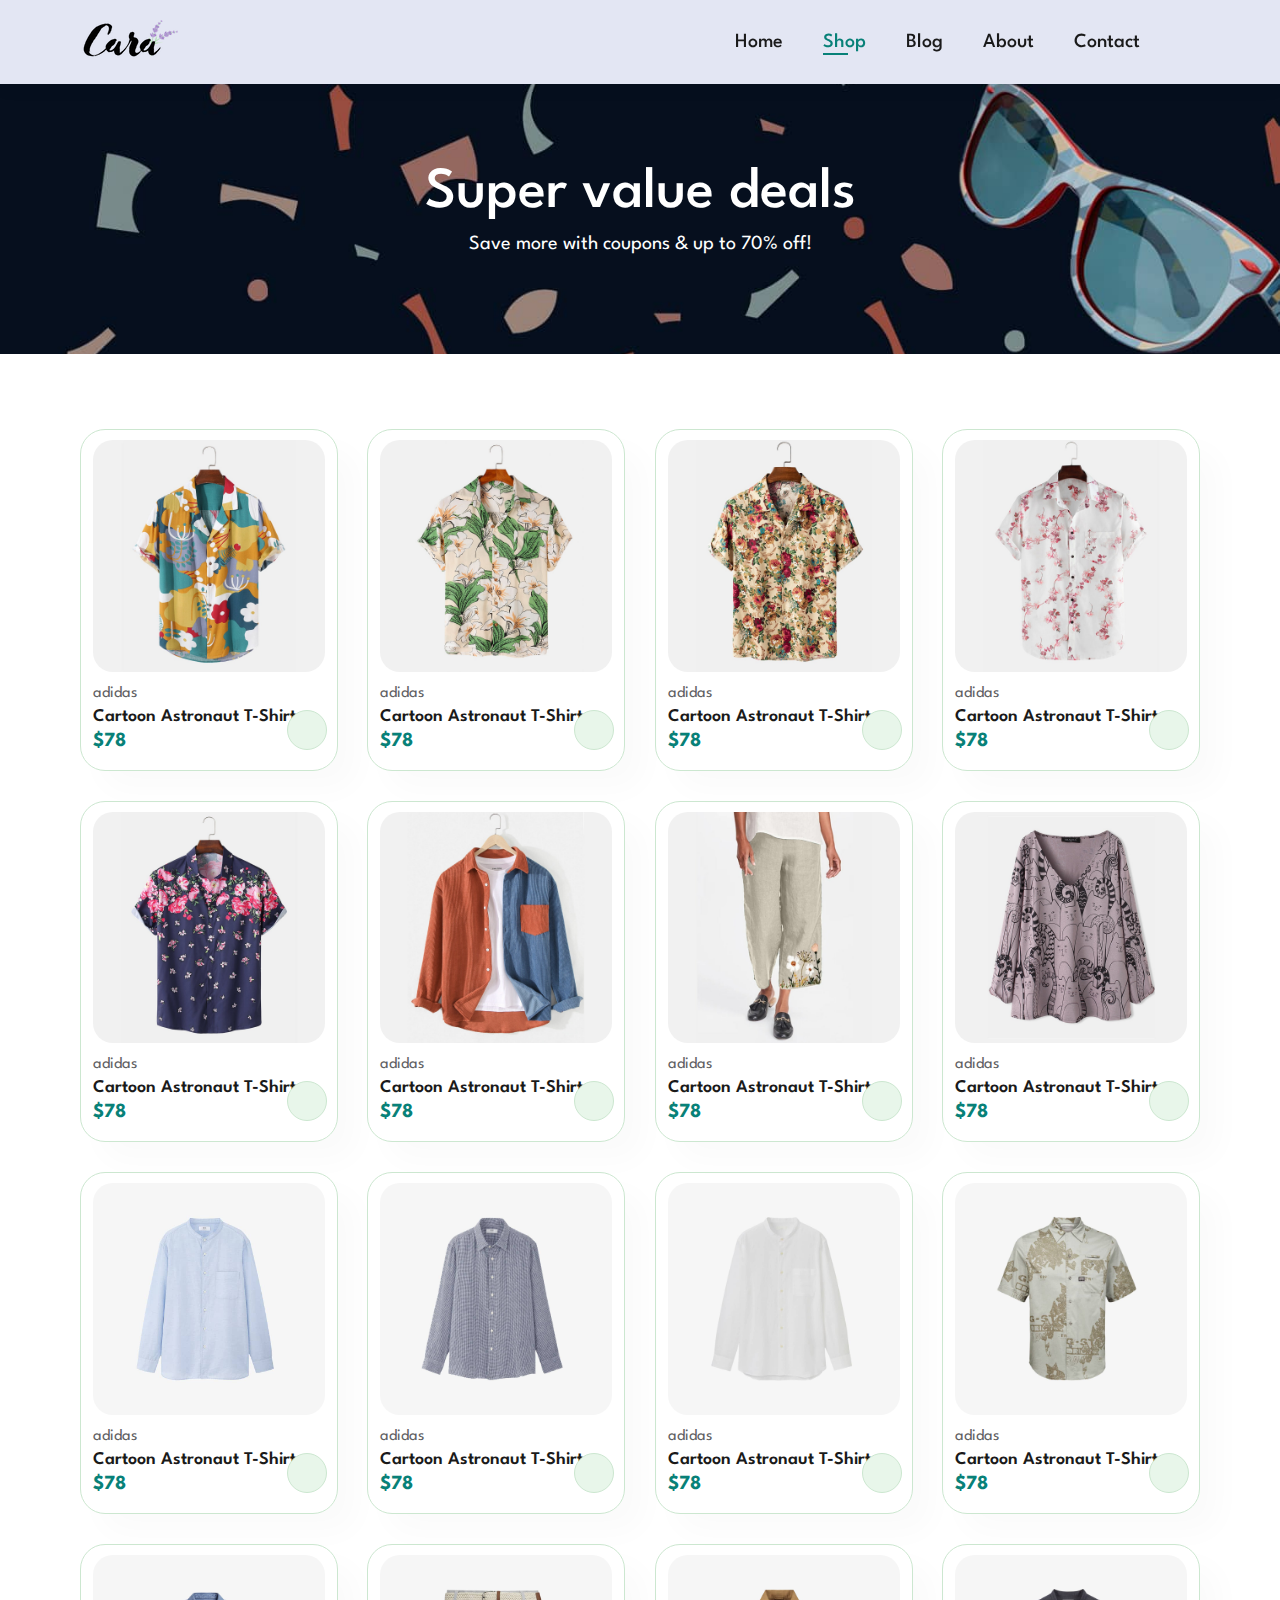
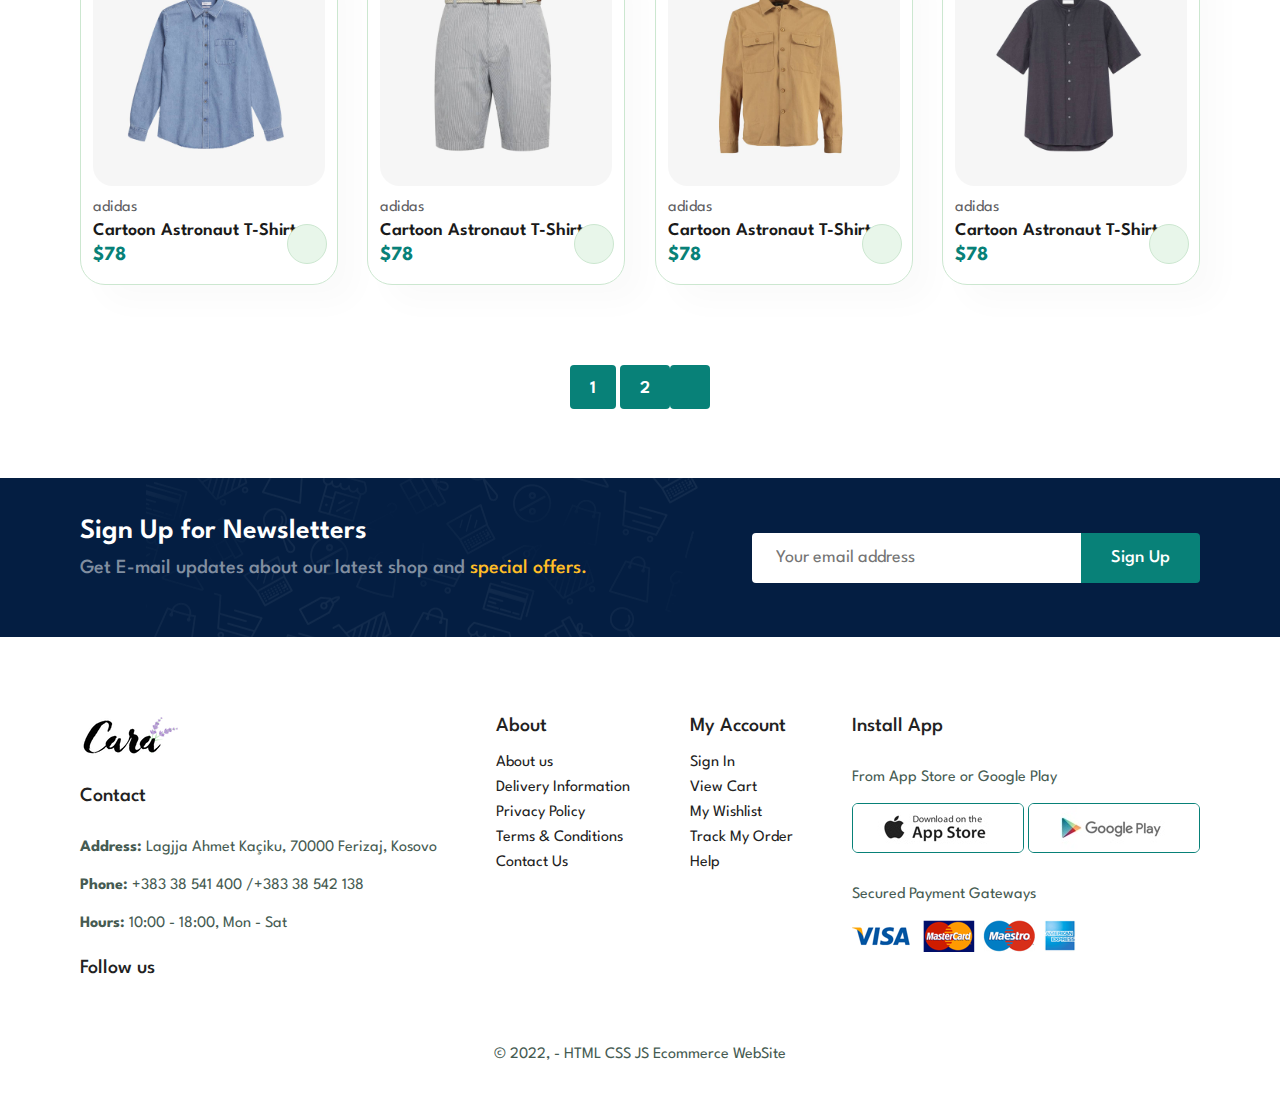
<file: shop.html>
<!DOCTYPE html>
<html lang="en">
  <head>
    <meta charset="UTF-8" />
    <meta http-equiv="X-UA-Compatible" content="IE=edge" />
    <meta name="viewport" content="width=device-width, initial-scale=1.0" />
    <title>E-Commerce WebSite</title>
    <link
      rel="stylesheet"
      href="https://cdnjs.cloudflare.com/ajax/libs/font-awesome/6.2.0/css/all.min.css"
      integrity="sha512-xh6O/CkQoPOWDdYTDqeRdPCVd1SpvCA9XXcUnZS2FmJNp1coAFzvtCN9BmamE+4aHK8yyUHUSCcJHgXloTyT2A=="
      crossorigin="anonymous"
      referrerpolicy="no-referrer"
    />
    <link rel="stylesheet" href="style.css" />
  </head>
  <body>
    <section id="header">
      <a href="#"><img src="img/logo.png" class="logo" alt="logo" /></a>
      <div>
        <ul id="navbar">
          <li><a href="index.html">Home</a></li>
          <li><a class="active" href="shop.html">Shop</a></li>
          <li><a href="blog.html">Blog</a></li>
          <li><a href="about.html">About</a></li>
          <li><a href="contact.html">Contact</a></li>
          <li id="lg-bag">
            <a href="cart.html"><i class="fa-solid fa-bag-shopping"></i></a>
          </li>
          <a href="#" id="close"><i class="fa-solid fa-xmark"></i></a>
        </ul>
      </div>
      <div id="mobile">
          <a href="cart.html"><i class="fa-solid fa-bag-shopping"></i></a>
          <i id="bar" class="fa-solid fa-bars"></i>
      </div>
    </section>
    <section id="page-header">
     <h2>Super value deals</h2>
     <p>Save more with coupons & up to 70% off!</p>
    </section>
    <section id="product1" class="section-p1">
      <div class="pro-container">
        <div class="pro" onclick="window.location.href='sproduct.html';">
          <img src="img/products/f1.jpg" alt="img" />
          <div class="des">
            <span>adidas</span>
            <h5>Cartoon Astronaut T-Shirts</h5>
            <div class="star">
              <i class="fas fa-star"></i>
              <i class="fas fa-star"></i>
              <i class="fas fa-star"></i>
              <i class="fas fa-star"></i>
              <i class="fas fa-star"></i>
            </div>
            <h4>$78</h4>
          </div>
          <a href="#"><i class="fa-solid fa-cart-shopping cart"></i></a>
        </div>
        <div class="pro" onclick="window.location.href='sproduct.html';">
          <img src="img/products/f2.jpg" alt="img" />
          <div class="des">
            <span>adidas</span>
            <h5>Cartoon Astronaut T-Shirts</h5>
            <div class="star">
              <i class="fas fa-star"></i>
              <i class="fas fa-star"></i>
              <i class="fas fa-star"></i>
              <i class="fas fa-star"></i>
              <i class="fas fa-star"></i>
            </div>
            <h4>$78</h4>
          </div>
          <a href="#"><i class="fa-solid fa-cart-shopping cart"></i></a>
        </div>
        <div class="pro" onclick="window.location.href='sproduct.html';">
          <img src="img/products/f3.jpg" alt="img" />
          <div class="des">
            <span>adidas</span>
            <h5>Cartoon Astronaut T-Shirts</h5>
            <div class="star">
              <i class="fas fa-star"></i>
              <i class="fas fa-star"></i>
              <i class="fas fa-star"></i>
              <i class="fas fa-star"></i>
              <i class="fas fa-star"></i>
            </div>
            <h4>$78</h4>
          </div>
          <a href="#"><i class="fa-solid fa-cart-shopping cart"></i></a>
        </div>
        <div class="pro" onclick="window.location.href='sproduct.html';">
          <img src="img/products/f4.jpg" alt="img" />
          <div class="des">
            <span>adidas</span>
            <h5>Cartoon Astronaut T-Shirts</h5>
            <div class="star">
              <i class="fas fa-star"></i>
              <i class="fas fa-star"></i>
              <i class="fas fa-star"></i>
              <i class="fas fa-star"></i>
              <i class="fas fa-star"></i>
            </div>
            <h4>$78</h4>
          </div>
          <a href="#"><i class="fa-solid fa-cart-shopping cart"></i></a>
        </div>
        <div class="pro" onclick="window.location.href='sproduct.html';">
          <img src="img/products/f5.jpg" alt="img" />
          <div class="des">
            <span>adidas</span>
            <h5>Cartoon Astronaut T-Shirts</h5>
            <div class="star">
              <i class="fas fa-star"></i>
              <i class="fas fa-star"></i>
              <i class="fas fa-star"></i>
              <i class="fas fa-star"></i>
              <i class="fas fa-star"></i>
            </div>
            <h4>$78</h4>
          </div>
          <a href="#"><i class="fa-solid fa-cart-shopping cart"></i></a>
        </div>
        <div class="pro" onclick="window.location.href='sproduct.html';">
          <img src="img/products/f6.jpg" alt="img" />
          <div class="des">
            <span>adidas</span>
            <h5>Cartoon Astronaut T-Shirts</h5>
            <div class="star">
              <i class="fas fa-star"></i>
              <i class="fas fa-star"></i>
              <i class="fas fa-star"></i>
              <i class="fas fa-star"></i>
              <i class="fas fa-star"></i>
            </div>
            <h4>$78</h4>
          </div>
          <a href="#"><i class="fa-solid fa-cart-shopping cart"></i></a>
        </div>
        <div class="pro" onclick="window.location.href='sproduct.html';">
          <img src="img/products/f7.jpg" alt="img" />
          <div class="des">
            <span>adidas</span>
            <h5>Cartoon Astronaut T-Shirts</h5>
            <div class="star">
              <i class="fas fa-star"></i>
              <i class="fas fa-star"></i>
              <i class="fas fa-star"></i>
              <i class="fas fa-star"></i>
              <i class="fas fa-star"></i>
            </div>
            <h4>$78</h4>
          </div>
          <a href="#"><i class="fa-solid fa-cart-shopping cart"></i></a>
        </div>
        <div class="pro" onclick="window.location.href='sproduct.html';">
          <img src="img/products/f8.jpg" alt="img" />
          <div class="des">
            <span>adidas</span>
            <h5>Cartoon Astronaut T-Shirts</h5>
            <div class="star">
              <i class="fas fa-star"></i>
              <i class="fas fa-star"></i>
              <i class="fas fa-star"></i>
              <i class="fas fa-star"></i>
              <i class="fas fa-star"></i>
            </div>
            <h4>$78</h4>
          </div>
          <a href="#"><i class="fa-solid fa-cart-shopping cart"></i></a>
        </div>
        <div class="pro" onclick="window.location.href='sproduct.html';">
          <img src="img/products/n1.jpg" alt="img" />
          <div class="des">
            <span>adidas</span>
            <h5>Cartoon Astronaut T-Shirts</h5>
            <div class="star">
              <i class="fas fa-star"></i>
              <i class="fas fa-star"></i>
              <i class="fas fa-star"></i>
              <i class="fas fa-star"></i>
              <i class="fas fa-star"></i>
            </div>
            <h4>$78</h4>
          </div>
          <a href="#"><i class="fa-solid fa-cart-shopping cart"></i></a>
        </div>
        <div class="pro" onclick="window.location.href='sproduct.html';">
          <img src="img/products/n2.jpg" alt="img" />
          <div class="des">
            <span>adidas</span>
            <h5>Cartoon Astronaut T-Shirts</h5>
            <div class="star">
              <i class="fas fa-star"></i>
              <i class="fas fa-star"></i>
              <i class="fas fa-star"></i>
              <i class="fas fa-star"></i>
              <i class="fas fa-star"></i>
            </div>
            <h4>$78</h4>
          </div>
          <a href="#"><i class="fa-solid fa-cart-shopping cart"></i></a>
        </div>
        <div class="pro" onclick="window.location.href='sproduct.html';">
          <img src="img/products/n3.jpg" alt="img" />
          <div class="des">
            <span>adidas</span>
            <h5>Cartoon Astronaut T-Shirts</h5>
            <div class="star">
              <i class="fas fa-star"></i>
              <i class="fas fa-star"></i>
              <i class="fas fa-star"></i>
              <i class="fas fa-star"></i>
              <i class="fas fa-star"></i>
            </div>
            <h4>$78</h4>
          </div>
          <a href="#"><i class="fa-solid fa-cart-shopping cart"></i></a>
        </div>
        <div class="pro" onclick="window.location.href='sproduct.html';">
          <img src="img/products/n4.jpg" alt="img" />
          <div class="des">
            <span>adidas</span>
            <h5>Cartoon Astronaut T-Shirts</h5>
            <div class="star">
              <i class="fas fa-star"></i>
              <i class="fas fa-star"></i>
              <i class="fas fa-star"></i>
              <i class="fas fa-star"></i>
              <i class="fas fa-star"></i>
            </div>
            <h4>$78</h4>
          </div>
          <a href="#"><i class="fa-solid fa-cart-shopping cart"></i></a>
        </div>
        <div class="pro" onclick="window.location.href='sproduct.html';">
          <img src="img/products/n5.jpg" alt="img" />
          <div class="des">
            <span>adidas</span>
            <h5>Cartoon Astronaut T-Shirts</h5>
            <div class="star">
              <i class="fas fa-star"></i>
              <i class="fas fa-star"></i>
              <i class="fas fa-star"></i>
              <i class="fas fa-star"></i>
              <i class="fas fa-star"></i>
            </div>
            <h4>$78</h4>
          </div>
          <a href="#"><i class="fa-solid fa-cart-shopping cart"></i></a>
        </div>
        <div class="pro" onclick="window.location.href='sproduct.html';">
          <img src="img/products/n6.jpg" alt="img" />
          <div class="des">
            <span>adidas</span>
            <h5>Cartoon Astronaut T-Shirts</h5>
            <div class="star">
              <i class="fas fa-star"></i>
              <i class="fas fa-star"></i>
              <i class="fas fa-star"></i>
              <i class="fas fa-star"></i>
              <i class="fas fa-star"></i>
            </div>
            <h4>$78</h4>
          </div>
          <a href="#"><i class="fa-solid fa-cart-shopping cart"></i></a>
        </div>
        <div class="pro" onclick="window.location.href='sproduct.html';">
          <img src="img/products/n7.jpg" alt="img" />
          <div class="des">
            <span>adidas</span>
            <h5>Cartoon Astronaut T-Shirts</h5>
            <div class="star">
              <i class="fas fa-star"></i>
              <i class="fas fa-star"></i>
              <i class="fas fa-star"></i>
              <i class="fas fa-star"></i>
              <i class="fas fa-star"></i>
            </div>
            <h4>$78</h4>
          </div>
          <a href="#"><i class="fa-solid fa-cart-shopping cart"></i></a>
        </div>
        <div class="pro" onclick="window.location.href='sproduct.html';">
          <img src="img/products/n8.jpg" alt="img" />
          <div class="des">
            <span>adidas</span>
            <h5>Cartoon Astronaut T-Shirts</h5>
            <div class="star">
              <i class="fas fa-star"></i>
              <i class="fas fa-star"></i>
              <i class="fas fa-star"></i>
              <i class="fas fa-star"></i>
              <i class="fas fa-star"></i>
            </div>
            <h4>$78</h4>
          </div>
          <a href="#"><i class="fa-solid fa-cart-shopping cart"></i></a>
        </div>
      </div>
    </section>
    <section id="pagination" class="section-p1">
        <a href="#">1</a>
        <a href="#">2</a>
        <a href="#"><i class="fa-solid fa-arrow-right"></i></a>
    </section>
    <section id="newsletter" class="section-p1 section-m1">
      <div class="newstext">
        <h4>Sign Up for Newsletters</h4>
        <p>
          Get E-mail updates about our latest shop and
          <span>special offers.</span>
        </p>
      </div>
      <div class="form">
        <input type="text" placeholder="Your email address" />
        <button class="normal">Sign Up</button>
      </div>
    </section>
    <footer class="section-p1">
      <div class="col">
        <img class="logo" src="img/logo.png" alt="logo" />
        <h4>Contact</h4>
        <p>
          <strong>Address:</strong> Lagjja Ahmet Kaçiku, 70000 Ferizaj, Kosovo
        </p>
        <p><strong>Phone:</strong> +383 38 541 400 /+383 38 542 138</p>
        <p><strong>Hours:</strong> 10:00 - 18:00, Mon - Sat</p>
        <div class="follow">
          <h4>Follow us</h4>
          <div class="icon">
            <i class="fa-brands fa-facebook-f"></i>
            <i class="fa-brands fa-twitter"></i>
            <i class="fa-brands fa-instagram"></i>
            <i class="fa-brands fa-pinterest-p"></i>
            <i class="fa-brands fa-youtube"></i>
          </div>
        </div>
      </div>
      <div class="col">
        <h4>About</h4>
        <a href="#">About us</a>
        <a href="#">Delivery Information</a>
        <a href="#">Privacy Policy</a>
        <a href="#">Terms & Conditions</a>
        <a href="#">Contact Us</a>
      </div>
      <div class="col">
        <h4>My Account</h4>
        <a href="#">Sign In</a>
        <a href="#">View Cart</a>
        <a href="#">My Wishlist</a>
        <a href="#">Track My Order</a>
        <a href="#">Help</a>
      </div>
      <div class="col install">
        <h4>Install App</h4>
        <p>From App Store or Google Play</p>
        <div class="row">
          <img src="img/pay/app.jpg" alt="app" />
          <img src="img/pay/play.jpg" alt="app" />
        </div>
        <p>Secured Payment Gateways</p>
        <img src="img/pay/pay.png" alt="pay" />
      </div>
      <div class="copyright">
        <p>&#169 2022, - HTML CSS JS Ecommerce WebSite</p>
      </div>
    </footer>
    <script src="script.js"></script>
  </body>
</html>
</file>
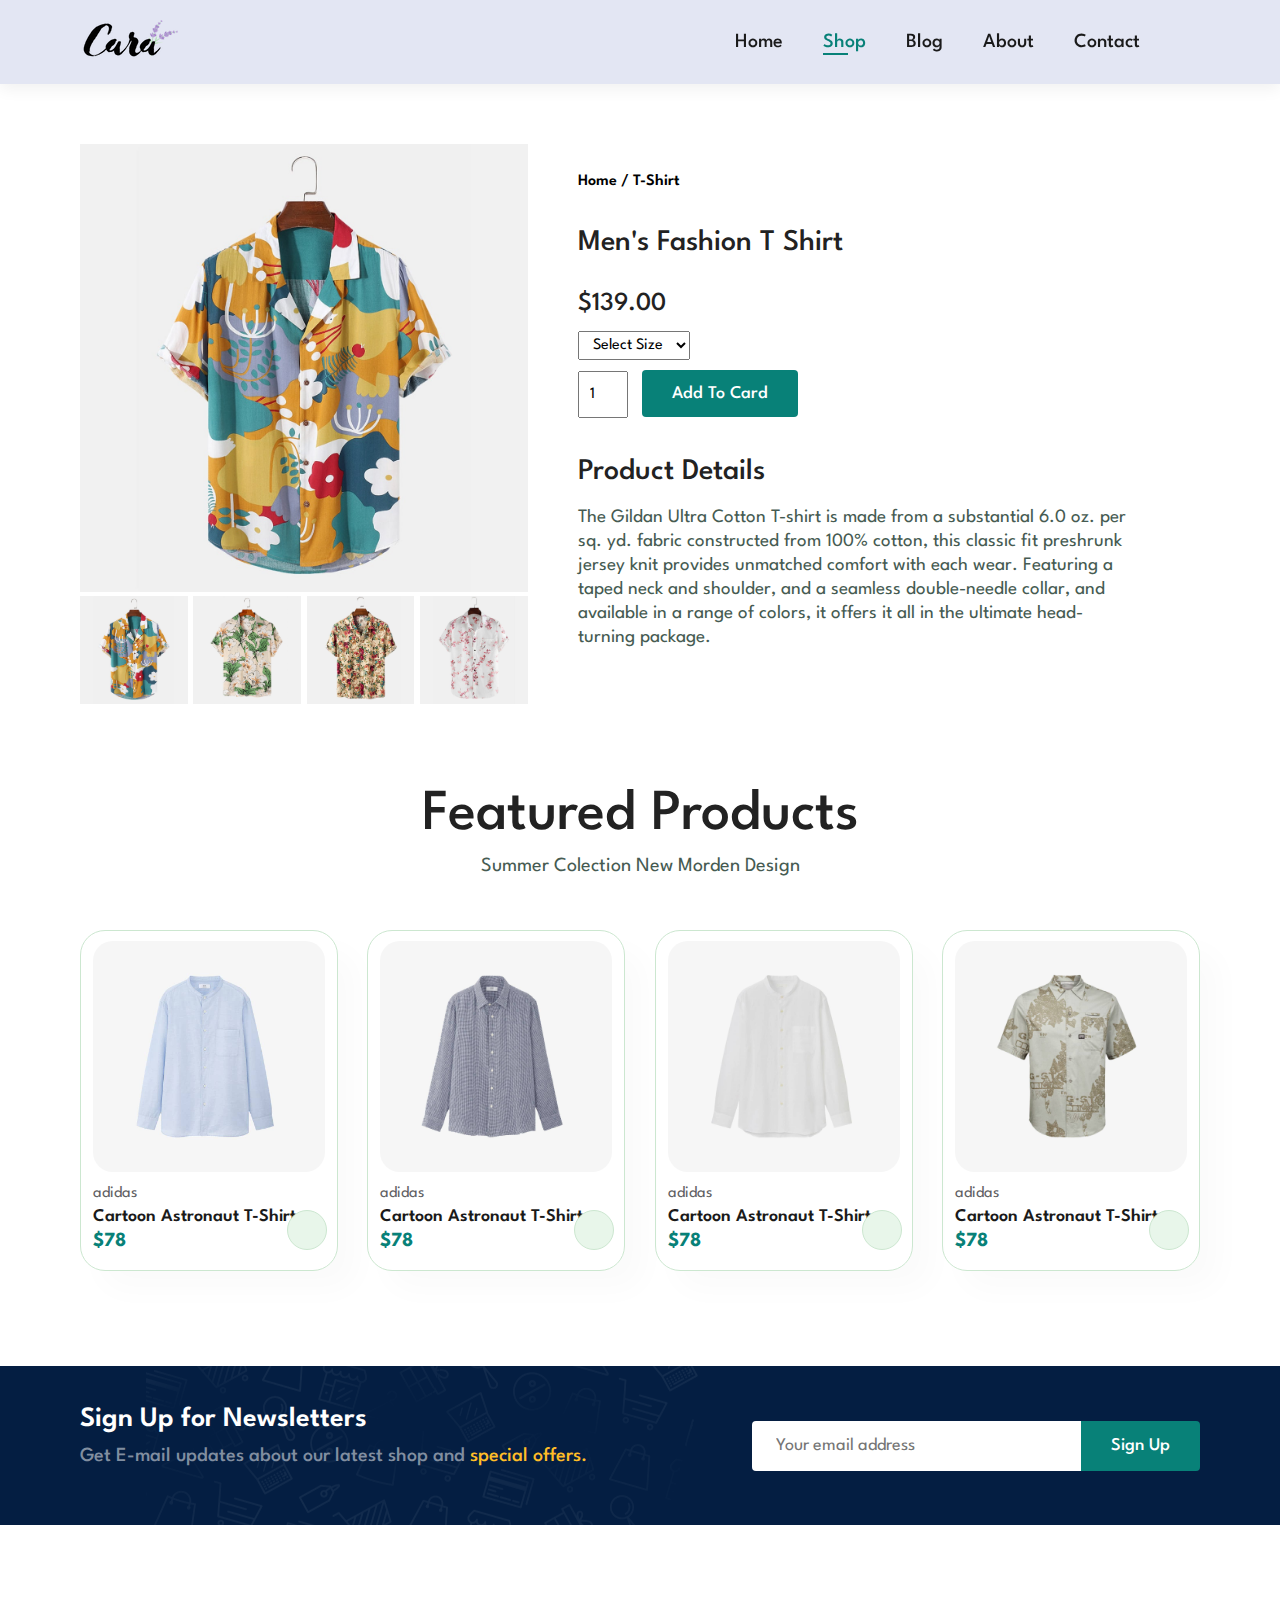
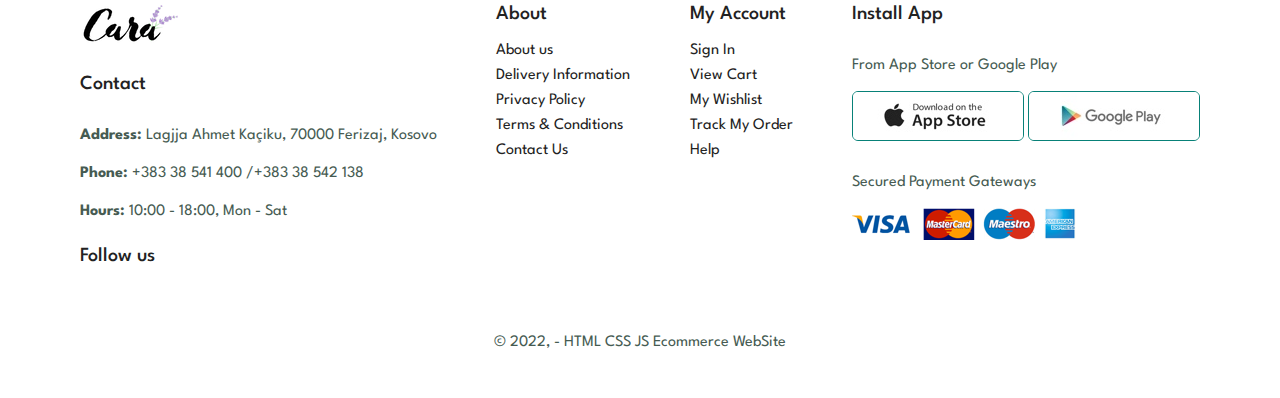
<file: sproduct.html>
<!DOCTYPE html>
<html lang="en">
  <head>
    <meta charset="UTF-8" />
    <meta http-equiv="X-UA-Compatible" content="IE=edge" />
    <meta name="viewport" content="width=device-width, initial-scale=1.0" />
    <title>E-Commerce WebSite</title>
    <link
      rel="stylesheet"
      href="https://cdnjs.cloudflare.com/ajax/libs/font-awesome/6.2.0/css/all.min.css"
      integrity="sha512-xh6O/CkQoPOWDdYTDqeRdPCVd1SpvCA9XXcUnZS2FmJNp1coAFzvtCN9BmamE+4aHK8yyUHUSCcJHgXloTyT2A=="
      crossorigin="anonymous"
      referrerpolicy="no-referrer"
    />
    <link rel="stylesheet" href="style.css" />
  </head>
  <body>
    <section id="header">
      <a href="#"><img src="img/logo.png" class="logo" alt="logo" /></a>
      <div>
        <ul id="navbar">
          <li><a href="index.html">Home</a></li>
          <li><a class="active" href="shop.html">Shop</a></li>
          <li><a href="blog.html">Blog</a></li>
          <li><a href="about.html">About</a></li>
          <li><a href="contact.html">Contact</a></li>
          <li id="lg-bag">
            <a href="cart.html"><i class="fa-solid fa-bag-shopping"></i></a>
          </li>
          <a href="#" id="close"><i class="fa-solid fa-xmark"></i></a>
        </ul>
      </div>
      <div id="mobile">
          <a href="cart.html"><i class="fa-solid fa-bag-shopping"></i></a>
          <i id="bar" class="fa-solid fa-bars"></i>
      </div>
    </section>
    <section id="prodetails" class="section-p1">
        <div class="single-pro-image">
            <img src="img/products/f1.jpg" width="100%" id="MainImg" alt="product">
            <div class="small-img-group">
                <div class="small-img-col">
                    <img src="img/products/f1.jpg" width="100%" alt="product" class="small-img">
                </div>
                <div class="small-img-col">
                    <img src="img/products/f2.jpg" width="100%" alt="product" class="small-img">
                </div>
                <div class="small-img-col">
                    <img src="img/products/f3.jpg" width="100%" alt="product" class="small-img">
                </div>
                <div class="small-img-col">
                    <img src="img/products/f4.jpg" width="100%" alt="product" class="small-img">
                </div>
            </div>
        </div>
        <div class="single-pro-details">
            <h6>Home / T-Shirt</h6>
            <h4>Men's Fashion T Shirt</h4>
            <h2>$139.00</h2>
            <select>
                <option>Select Size</option>
                <option>XXL</option>
                <option>XL</option>
                <option>Large</option>
                <option>Medium</option>
                <option>Small</option>
            </select>
            <input type="number" value="1">
            <button class="normal">Add To Card</button>
            <h4>Product Details</h4>
            <span>The Gildan Ultra Cotton T-shirt is made from a substantial 6.0 oz. per sq. yd. fabric constructed from 100% cotton, this classic fit preshrunk jersey knit provides unmatched comfort with each wear. Featuring a taped neck and shoulder, and a seamless double-needle collar, and available in a range of colors, it offers it all in the ultimate head-turning package.</span>
        </div>
    </section>
    <section id="product1" class="section-p1">
        <h2>Featured Products</h2>
        <p>Summer Colection New Morden Design</p>
        <div class="pro-container">
          <div class="pro">
            <img src="img/products/n1.jpg" alt="img" />
            <div class="des">
              <span>adidas</span>
              <h5>Cartoon Astronaut T-Shirts</h5>
              <div class="star">
                <i class="fas fa-star"></i>
                <i class="fas fa-star"></i>
                <i class="fas fa-star"></i>
                <i class="fas fa-star"></i>
                <i class="fas fa-star"></i>
              </div>
              <h4>$78</h4>
            </div>
            <a href="#"><i class="fa-solid fa-cart-shopping cart"></i></a>
          </div>
          <div class="pro">
            <img src="img/products/n2.jpg" alt="img" />
            <div class="des">
              <span>adidas</span>
              <h5>Cartoon Astronaut T-Shirts</h5>
              <div class="star">
                <i class="fas fa-star"></i>
                <i class="fas fa-star"></i>
                <i class="fas fa-star"></i>
                <i class="fas fa-star"></i>
                <i class="fas fa-star"></i>
              </div>
              <h4>$78</h4>
            </div>
            <a href="#"><i class="fa-solid fa-cart-shopping cart"></i></a>
          </div>
          <div class="pro">
            <img src="img/products/n3.jpg" alt="img" />
            <div class="des">
              <span>adidas</span>
              <h5>Cartoon Astronaut T-Shirts</h5>
              <div class="star">
                <i class="fas fa-star"></i>
                <i class="fas fa-star"></i>
                <i class="fas fa-star"></i>
                <i class="fas fa-star"></i>
                <i class="fas fa-star"></i>
              </div>
              <h4>$78</h4>
            </div>
            <a href="#"><i class="fa-solid fa-cart-shopping cart"></i></a>
          </div>
          <div class="pro">
            <img src="img/products/n4.jpg" alt="img" />
            <div class="des">
              <span>adidas</span>
              <h5>Cartoon Astronaut T-Shirts</h5>
              <div class="star">
                <i class="fas fa-star"></i>
                <i class="fas fa-star"></i>
                <i class="fas fa-star"></i>
                <i class="fas fa-star"></i>
                <i class="fas fa-star"></i>
              </div>
              <h4>$78</h4>
            </div>
            <a href="#"><i class="fa-solid fa-cart-shopping cart"></i></a>
          </div>
        </div>
      </section>
    <section id="newsletter" class="section-p1 section-m1">
      <div class="newstext">
        <h4>Sign Up for Newsletters</h4>
        <p>
          Get E-mail updates about our latest shop and
          <span>special offers.</span>
        </p>
      </div>
      <div class="form">
        <input type="text" placeholder="Your email address" />
        <button class="normal">Sign Up</button>
      </div>
    </section>
    <footer class="section-p1">
      <div class="col">
        <img class="logo" src="img/logo.png" alt="logo" />
        <h4>Contact</h4>
        <p>
          <strong>Address:</strong> Lagjja Ahmet Kaçiku, 70000 Ferizaj, Kosovo
        </p>
        <p><strong>Phone:</strong> +383 38 541 400 /+383 38 542 138</p>
        <p><strong>Hours:</strong> 10:00 - 18:00, Mon - Sat</p>
        <div class="follow">
          <h4>Follow us</h4>
          <div class="icon">
            <i class="fa-brands fa-facebook-f"></i>
            <i class="fa-brands fa-twitter"></i>
            <i class="fa-brands fa-instagram"></i>
            <i class="fa-brands fa-pinterest-p"></i>
            <i class="fa-brands fa-youtube"></i>
          </div>
        </div>
      </div>
      <div class="col">
        <h4>About</h4>
        <a href="#">About us</a>
        <a href="#">Delivery Information</a>
        <a href="#">Privacy Policy</a>
        <a href="#">Terms & Conditions</a>
        <a href="#">Contact Us</a>
      </div>
      <div class="col">
        <h4>My Account</h4>
        <a href="#">Sign In</a>
        <a href="#">View Cart</a>
        <a href="#">My Wishlist</a>
        <a href="#">Track My Order</a>
        <a href="#">Help</a>
      </div>
      <div class="col install">
        <h4>Install App</h4>
        <p>From App Store or Google Play</p>
        <div class="row">
          <img src="img/pay/app.jpg" alt="app" />
          <img src="img/pay/play.jpg" alt="app" />
        </div>
        <p>Secured Payment Gateways</p>
        <img src="img/pay/pay.png" alt="pay" />
      </div>
      <div class="copyright">
        <p>&#169 2022, - HTML CSS JS Ecommerce WebSite</p>
      </div>
    </footer>
    <script src="script.js"></script>
  </body>
</html>
</file>
<file: style.css>
@import url("https://fonts.googleapis.com/css2?family=League+Spartan:wght@100;200;300;400;500;600;700;800;900&display=swap");

* {
  margin: 0;
  padding: 0;
  box-sizing: border-box;
  font-family: "League Spartan", sans-serif;
}

h1 {
  font-size: 64px;
  line-height: 64px;
  color: #222;
  font-weight: 500;
}
h2 {
  font-size: 58px;
  line-height: 54px;
  color: #222;
  font-weight: 500;
}
h4 {
  font-size: 30px;
  color: #222;
  font-weight: 500;
}
h6 {
  font-size: 16px;
  font-weight: 600;
}
p {
  font-size: 20px;
  color: #465b52;
  margin: 15px 0 20px 0;
}
.section-p1 {
  padding: 40px 80px;
}
.section-m1 {
  margin: 40px 0;
}
button.normal {
  font-size: 18px;
  font-weight: 500;
  padding: 15px 30px;
  color: #000;
  background-color: #fff;
  border-radius: 4px;
  cursor: pointer;
  border: none;
  outline: none;
  transition: 0.2s;
}
button.white {
  font-size: 16px;
  font-weight: 500;
  padding: 11px 18px;
  color: #fff;
  background-color: transparent;
  cursor: pointer;
  border: 1px solid #fff;
  outline: none;
  transition: 0.2s;
}
body {
  width: 100%;
}
/*  Header  */
#header {
  display: flex;
  align-items: center;
  justify-content: space-between;
  padding: 20px 80px;
  background-color: #e3e6f3;
  box-shadow: 0 5px 15px rgba(0, 0, 0, 0.06);
  z-index: 999;
  position: sticky;
  top: 0;
  left: 0;
}
#navbar {
  display: flex;
  align-items: center;
  justify-content: center;
}
#navbar li {
  list-style: none;
  padding: 0 20px;
  position: relative;
}
#navbar li a {
  text-decoration: none;
  font-size: 20px;
  font-weight: 500;
  color: #1a1a1a;
  transition: 0.3s ease;
}
#navbar li a:hover,
#navbar li a.active {
  color: #088178;
}
#navbar li a.active::after,
#navbar li a:hover::after {
  content: "";
  width: 30%;
  height: 2px;
  background: #088178;
  position: absolute;
  bottom: -4px;
  left: 20px;
}
#navbar li a i {
  font-size: 25px;
}
#mobile,
#close {
  display: none;
  align-items: center;
  text-decoration: none;
}
/* Home Page  */
#hero {
  background-image: url("img/hero4.png");
  height: 90vh;
  width: 100%;
  background-size: cover;
  background-position: top 25% right 0;
  padding: 0 80px;
  display: flex;
  flex-direction: column;
  align-items: flex-start;
  justify-content: center;
}
#hero h4 {
  padding-bottom: 15px;
}
#hero h1 {
  color: #088178;
}
#hero button {
  background-image: url("img/button.png");
  background-color: transparent;
  color: #088178;
  border: 0;
  padding: 14px 80px 14px 65px;
  background-repeat: no-repeat;
  cursor: pointer;
  font-weight: 600;
  font-size: 18px;
}
#feature {
  display: flex;
  align-items: center;
  justify-content: space-between;
  flex-wrap: wrap;
}
#feature .fe-box {
  width: 180px;
  text-align: center;
  padding: 25px 15px;
  box-shadow: 20px 20px 34px rgba(0, 0, 0, 0.03);
  border: 1px solid #cce7d0;
  border-radius: 4px;
  margin: 15px 0;
  transition: 0.1s ease;
}
#feature .fe-box:hover {
  box-shadow: 10px 10px 54px rgba(70, 62, 221, 0.2);
  cursor: pointer;
}
#feature .fe-box img {
  width: 100%;
  margin-bottom: 10px;
}
#feature .fe-box h6 {
  padding: 9px 8px 6px 8px;
  line-height: 1;
  border-radius: 4px;
  color: #088178;
  background-color: #fddde4;
  display: inline-block;
}
#feature .fe-box:nth-child(2) h6 {
  background-color: #cdebbc;
}
#feature .fe-box:nth-child(3) h6 {
  background-color: #d1e8f2;
}
#feature .fe-box:nth-child(4) h6 {
  background-color: #cdd4f8;
}
#feature .fe-box:nth-child(5) h6 {
  background-color: #f6dbf6;
}
#feature .fe-box:nth-child(6) h6 {
  background-color: #fff2e5;
}
#product1 {
  text-align: center;
}
#product1 .pro-container {
  display: flex;
  justify-content: space-between;
  padding-top: 20px;
  flex-wrap: wrap;
}
#product1 .pro {
  width: 23%;
  min-width: 250px;
  padding: 10px 12px;
  border: 1px solid #cce7d0;
  border-radius: 25px;
  cursor: pointer;
  box-shadow: 20px 20px 30px rgba(0, 0, 0, 0.02);
  margin: 15px 0;
  transition: 0.2s ease;
  position: relative;
}
#product1 .pro:hover {
  box-shadow: 20px 20px 30px rgba(0, 0, 0, 0.06);
}
#product1 .pro img {
  width: 100%;
  border-radius: 20px;
}
#product1 .pro .des {
  text-align: start;
  padding: 10px 0;
}
#product1 .pro .des span {
  color: #606063;
  font-size: 16px;
}
#product1 .pro .des h5 {
  padding-top: 7px;
  color: #1a1a1a;
  font-size: 18px;
  font-weight: 600;
}
#product1 .pro .des i {
  font-size: 13px;
  color: rgb(243, 181, 25);
}
#product1 .pro .des h4 {
  padding-top: 7px;
  font-size: 20px;
  font-weight: 700;
  color: #088178;
}
#product1 .pro .cart {
  width: 40px;
  height: 40px;
  line-height: 40px;
  border-radius: 50px;
  background-color: #e8f6ea;
  font-weight: 500px;
  color: #088178;
  border: 1px solid #cce7d0;
  position: absolute;
  bottom: 20px;
  right: 10px;
}
#banner {
  display: flex;
  flex-direction: column;
  justify-content: center;
  align-items: center;
  text-align: center;
  background-image: url("img/banner/b2.jpg");
  width: 100%;
  height: 40vh;
  background-size: cover;
  background-position: center;
}
#banner h4 {
  color: #fff;
  font-size: 18px;
}
#banner h2 {
  color: #fff;
  font-size: 38px;
  padding: 10px 0;
}
#banner h2 span {
  color: #ef3636;
}
#banner button:hover {
  background-color: #088178;
  color: #fff;
}
#sm-banner {
  display: flex;
  justify-content: space-between;
  flex-wrap: wrap;
}
#sm-banner .banner-box {
  display: flex;
  flex-direction: column;
  justify-content: center;
  align-items: flex-start;
  background-image: url("img/banner/b17.jpg");
  min-width: 580px;
  height: 50vh;
  background-size: cover;
  background-position: center;
  padding: 30px;
}
#sm-banner .banner-box2 {
  background-image: url("img/banner/b10.jpg");
}
#sm-banner h4 {
  color: #fff;
  font-size: 25px;
  font-weight: 300;
  letter-spacing: 1px;
}
#sm-banner h2 {
  color: #fff;
  font-size: 35px;
  font-weight: 700;
}
#sm-banner span {
  color: #fff;
  font-size: 20px;
  font-weight: 500;
  padding-bottom: 15px;
}
#sm-banner .banner-box:hover button {
  background-color: #088178;
  border: 1px solid #088178;
}
#banner3 {
  display: flex;
  justify-content: space-between;
  flex-wrap: wrap;
  padding: 0 80px;
}
#banner3 .banner-box {
  display: flex;
  flex-direction: column;
  justify-content: center;
  align-items: flex-start;
  background-image: url("img/banner/b7.jpg");
  min-width: 30%;
  height: 30vh;
  background-size: cover;
  background-position: center;
  padding: 20px;
  margin-bottom: 20px;
}
#banner3 h2 {
  color: #fff;
  font-weight: 800;
  font-size: 28px;
}
#banner3 h3 {
  color: #ec544e;
  font-weight: 700;
  font-size: 20px;
  letter-spacing: 0.5px;
}
#banner3 .banner-box2 {
  background-image: url("img/banner/b4.jpg");
}
#banner3 .banner-box3 {
  background-image: url("img/banner/b18.jpg");
}
#newsletter {
  display: flex;
  justify-content: space-between;
  flex-wrap: wrap;
  align-items: center;
  background-image: url("img/banner/b14.png");
  background-repeat: no-repeat;
  background-position: 20% 30%;
  background-color: #041e42;
}
#newsletter h4 {
  font-size: 28px;
  font-weight: 600;
  color: #fff;
}
#newsletter p {
  font-size: 20px;
  font-weight: 500;
  color: #818ea0;
}
#newsletter p span {
  color: #ffbd27;
}
#newsletter .form {
  display: flex;
  width: 40%;
}
#newsletter input {
  height: 3.125rem;
  padding: 0 1.25em;
  font-size: 18px;
  width: 100%;
  border: 1px solid transparent;
  border-radius: 4px;
  outline: none;
  border-top-right-radius: 0;
  border-bottom-right-radius: 0;
}
#newsletter button {
  background-color: #088178;
  color: #fff;
  white-space: nowrap;
  border-top-left-radius: 0;
  border-bottom-left-radius: 0;
}
footer {
  display: flex;
  flex-wrap: wrap;
  justify-content: space-between;
}
footer .col {
  display: flex;
  flex-direction: column;
  align-items: flex-start;
  margin-bottom: 20px;
}
footer .logo {
  margin-bottom: 30px;
}
footer h4 {
  font-size: 20px;
  padding-bottom: 20px;
}
footer p {
  font-size: 16px;
  margin-bottom: 8px;
}
footer a {
  font-size: 16px;
  text-decoration: none;
  color: #222;
  margin-bottom: 10px;
}
footer .follow {
  margin-top: 20px;
}
footer .follow i {
  color: #465b52;
  padding-right: 4px;
  cursor: pointer;
}
footer .install .row img {
  border: 1px solid #088178;
  border-radius: 6px;
}
footer .install img {
  margin: 10px 0 15px 0;
}
footer .install i:hover,
footer a:hover {
  color: #088178;
}
footer .copyright {
  width: 100%;
  text-align: center;
}
/* Shop Page */
#page-header {
  background-image: url(img/banner/b2.jpg);
  width: 100%;
  height: 30vh;
  background-size: cover;
  background-position: center;
  display: flex;
  justify-content: center;
  text-align: center;
  flex-direction: column;
  padding: 14px;
}
#page-header h2,
#page-header p {
  color: #fff;
}
#pagination {
  text-align: center;
}
#pagination a {
  text-decoration: none;
  background-color: #088178;
  padding: 15px 20px 12px 20px;
  border-radius: 4px;
  color: #fff;
  font-weight: 600;
  font-size: 18px;
  line-height: 18px;
}
/* Single Product */
#prodetails {
  display: flex;
  margin-top: 20px;
}
#prodetails .single-pro-image {
  width: 40%;
  margin-right: 50px;
}
.small-img-group {
  display: flex;
  justify-content: space-between;
}
.small-img-col {
  flex-basis: 24%;
  cursor: pointer;
}
#prodetails .single-pro-details {
  width: 50%;
  padding-top: 30px;
}
#prodetails .single-pro-details h4 {
  padding: 40px 0 20px 0;
}
#prodetails .single-pro-details h2 {
  font-size: 26px;
}
#prodetails .single-pro-details select {
  display: block;
  padding: 5px 10px;
  margin-bottom: 10px;
  font-size: 16px;
}
#prodetails .single-pro-details input {
  width: 50px;
  height: 47px;
  padding-left: 10px;
  font-size: 16px;
  margin-right: 10px;
}
#prodetails .single-pro-details button {
  background-color: #088178;
  color: #fff;
}
#prodetails .single-pro-details input:focus,
#prodetails .single-pro-details select:focus {
  outline: none;
}
#prodetails .single-pro-details span {
  line-height: 24px;
  font-size: 19px;
  color: #465b52;
}
/* Blog Page      */
#page-header.blog-header {
  background-image: url(img/banner/b19.jpg);
  height: 40vh;
  background-position: unset;
}
#blog {
  padding: 150px 150px 0 150px;
}
#blog .blog-box {
  display: flex;
  align-items: center;
  width: 100%;
  position: relative;
  padding-bottom: 90px;
}
#blog .blog-img {
  width: 50%;
  margin-right: 40px;
}
#blog img {
  width: 100%;
  height: 300px;
  object-fit: cover;
}
#blog .blog-details {
  width: 50%;
}
#blog .blog-details a {
  text-decoration: none;
  font-size: 13px;
  color: #000;
  font-weight: 600;
  position: relative;
  transition: 0.3s;
}
#blog .blog-details a::after {
  content: "";
  width: 50px;
  height: 1px;
  background-color: #000;
  position: absolute;
  top: 4px;
  right: -60px;
}
#blog .blog-details a:hover {
  color: #088178;
}
#blog .blog-details a:hover::after {
  background-color: #088178;
}
#blog .blog-box h1 {
  position: absolute;
  top: -40px;
  left: 0;
  font-size: 90px;
  font-weight: 600;
  color: #c9cbce;
  z-index: -9;
}
/* About Us Page */
#page-header.about-header {
  background-image: url(img/about/banner.png);
  height: 40vh;
  background-position: unset;
}
#about-head {
  display: flex;
  align-items: center;
}
#about-head img {
  width: 50%;
}
#about-head div {
  padding-left: 40px;
}
#about-head div abbr,
#about-head div marquee {
  font-size: 20px;
  color: #444;
}
#about-app {
  text-align: center;
}
#about-app .video {
  width: 70%;
  height: 100%;
  margin: 30px auto 0 auto;
}
#about-app .video video {
  width: 100%;
  height: 100%;
  border-radius: 20px;
}

/* Contact Us Page */
#contact-details {
  display: flex;
  align-items: center;
  justify-content: space-between;
}
#contact-details .details {
  width: 40%;
}
#contact-details .details span,
#form-details form span {
  font-size: 16px;
  color: #606063;
}
#contact-details .details h2,
#form-details form h2 {
  font-size: 32px;
  line-height: 38px;
  font-weight: 600;
  padding: 20px 0;
}
#contact-details .details h3 {
  font-size: 20px;
  padding-bottom: 15px;
  color: #222;
}
#contact-details .details ul li {
  list-style: none;
  display: flex;
  padding: 10px 0;
}
#contact-details .details ul li i {
  font-size: 16px;
  padding-right: 22px;
}
#contact-details .details ul li p {
  margin: 0;
  font-size: 16px;
}
#contact-details .map {
  width: 55%;
  height: 400px;
}
#contact-details .map iframe {
  width: 100%;
  height: 100%;
}
#form-details {
  display: flex;
  justify-content: space-between;
  margin: 30px;
  padding: 80px;
  border: 1px solid #e1e1e1;
}
#form-details form {
  width: 65%;
  display: flex;
  flex-direction: column;
  align-items: flex-start;
}
#form-details form input,
#form-details form textarea {
  width: 100%;
  padding: 12px 15px;
  outline: none;
  margin-bottom: 20px;
  border: 1px solid #e1e1e1;
  font-size: 16px;
}
#form-details form button {
  background-color: #088178;
  color: #fff;
}
#form-details .people div {
  padding-bottom: 25px;
  display: flex;
  align-items: flex-start;
}
#form-details .people div img {
  width: 65px;
  height: 65px;
  object-fit: cover;
  margin-right: 15px;
}
#form-details .people div p {
  margin: 0;
  font-size: 16px;
  line-height: 25px;
}
#form-details .people div span {
  display: block;
  font-size: 18px;
  font-weight: 500;
  color: #000;
}

/* Cart Page  */
#cart {
  overflow-x: auto;
}
#cart table {
  width: 100%;
  border-collapse: collapse;
  table-layout: fixed;
  white-space: nowrap;
  color: #333;
}
#cart table img {
  width: 70px;
}
#cart table td:nth-child(1) {
  width: 100px;
  text-align: center;
}
#cart table td:nth-child(2),
#cart table td:nth-child(4),
#cart table td:nth-child(5),
#cart table td:nth-child(6) {
  width: 150px;
  text-align: center;
}
#cart table td:nth-child(3) {
  width: 250px;
  text-align: center;
}
#cart table td:nth-child(5) input {
  width: 70px;
  padding: 10px 5px 10px 15px;
  font-size: 16px;
}
#cart table thead {
  border: 1px solid #e2e9e1;
  border-left: none;
  border-right: none;
}
#cart table thead td {
  font-weight: 600;
  text-transform: uppercase;
  font-size: 16px;
  padding: 18px 0;
}
#cart table tbody tr td {
  padding-top: 15px;
}
#cart-add {
  display: flex;
  flex-wrap: wrap;
  justify-content: space-between;
}
#coupon {
  width: 50%;
  margin-bottom: 30px;
}
#coupon h3,
#subtotal h3 {
  padding-bottom: 15px;
  font-weight: 600;
  font-size: 22px;
  color: #333;
}
#coupon input {
  padding: 10px 20px;
  outline: none;
  font-size: 16px;
  width: 60%;
  margin-right: 10px;
  border: 1px solid #e2e9e1;
}
#coupon button,
#subtotal button {
  background-color: #088178;
  color: #fff;
  padding: 10px 22px;
}
#subtotal {
  width: 50%;
  margin-bottom: 30px;
  border: 1px solid #e2e9e1;
  padding: 30px;
}
#subtotal table {
  border-collapse: collapse;
  width: 100%;
  margin-bottom: 20px;
}
#subtotal table td {
  width: 50%;
  border: 1px solid #e2e9e1;
  padding: 10px;
  font-size: 16px;
}

/*  Media Query  */
@media (max-width: 900px) {
  /*Contact Page */
  #form-details {
    padding: 40px;
  }
  #form-details form {
    width: 50%;
  }
}
@media (max-width: 799px) {
  .section-p1 {
    padding: 40px;
  }
  #navbar {
    display: flex;
    flex-direction: column;
    align-items: flex-start;
    justify-content: flex-start;
    position: fixed;
    top: 0;
    right: 0px;
    height: 100vh;
    width: 300px;
    background-color: #e3e6f3;
    box-shadow: 0 40px 60px rgba(0, 0, 0, 0.01);
    padding: 80px 0 0 10px;
    display: none;
    transition: 0.3s ease;
  }
  #navbar.active {
    display: initial;
  }
  #navbar li {
    margin-bottom: 25px;
  }
  #mobile {
    display: flex;
    align-items: center;
  }
  #mobile i {
    color: #1a1a1a;
    font-size: 24px;
    padding-left: 20px;
  }
  #close {
    display: initial;
    position: absolute;
    top: 30px;
    left: 30px;
    color: #222;
    font-size: 24px;
  }
  #lg-bag {
    display: none;
  }
  #hero {
    height: 70vh;
    padding: 0 80px;
    background-position: top 30% right 30%;
  }
  #feature {
    justify-content: center;
  }
  #feature .fe-box {
    margin: 15px;
  }
  #product1 .pro-container {
    justify-content: center;
  }
  #product1 .pro {
    margin: 15px;
  }
  #banner {
    height: 20vh;
  }
  #sm-banner .banner-box {
    min-width: 100%;
    height: 30vh;
  }
  #banner3 {
    padding: 0 40px;
  }
  #banner3 .banner-box {
    width: 28%;
  }
  #newsletter .form {
    width: 70%;
  }
  /* Contact Page */
  #form-details {
    padding: 40px;
  }
  #form-details form {
    width: 50%;
  }
}
@media (max-width: 477px) {
  .section-p1 {
    padding: 20px;
  }
  #header {
    padding: 10px 30px;
  }
  h1 {
    font-size: 44px;
  }
  h2 {
    font-size: 36px;
  }
  h4 {
    font-size: 26px;
  }
  #hero {
    padding: 0 20px;
    background-position: 55%;
  }
  #feature {
    justify-content: space-between;
  }
  #feature .fe-box {
    width: 155px;
    margin: 0 0 15px 0;
  }
  #product1 .pro {
    width: 100%;
  }
  #banner {
    height: 40vh;
  }
  #sm-banner .banner-box {
    height: 40vh;
  }
  #sm-banner .banner-box2 {
    margin-top: 20px;
  }
  #banner3 {
    padding: 0 20px;
  }
  #banner3 .banner-box {
    width: 100%;
  }
  #newsletter {
    padding: 40px 20px;
  }
  #newsletter .form {
    width: 100%;
  }
  footer .copyright {
    text-align: start;
  }
  /*Signle Product */
  #prodetails {
    flex-direction: column;
  }
  #prodetails .single-pro-image {
    width: 100%;
    margin-right: 0px;
  }
  #prodetails .single-pro-details {
    width: 100%;
  }
  #prodetails .single-pro-details select {
    font-size: 13px;
  }
  /*Blog Page */
  #blog {
    padding: 100px 20px 0 20px;
  }
  #blog .blog-box {
    display: flex;
    flex-direction: column;
    align-items: flex-start;
  }
  #blog .blog-img {
    width: 100%;
    margin-right: 0px;
    margin-bottom: 30px;
  }
  #blog .blog-details {
    width: 100%;
  }
  /*About Us Page */
  #about-head {
    flex-direction: column;
  }
  #about-head img {
    width: 100%;
    margin-bottom: 20px;
  }
  #about-head div {
    padding-left: 0px;
    text-align: center;
  }
  #about-app .video {
    width: 100%;
  }
  #about-app h1 {
    font-size: 40px;
    font-weight: 600;
  }
  /* Contact Page */
  #contact-details {
    flex-direction: column;
  }
  #contact-details .details {
    width: 100%;
    margin-bottom: 30px;
  }
  #contact-details .map {
    width: 100%;
  }
  #form-details {
    margin: 10px;
    padding: 30px 10px;
    flex-wrap: wrap;
  }
  #form-details form {
    width: 100%;
    margin-bottom: 30px;
  }
  /* Cart Page */
  #cart-add {
    flex-direction: column;
  }
  #coupon {
    width: 100%;
  }
  #subtotal {
    width: 100%;
    padding: 20px;
  }
  #cart table td:nth-child(1) {
    width: 50px;
    text-align: center;
  }
  #cart table td:nth-child(2),
  #cart table td:nth-child(4),
  #cart table td:nth-child(5),
  #cart table td:nth-child(6) {
    width: 100px;
    text-align: center;
  }
}
</file>
